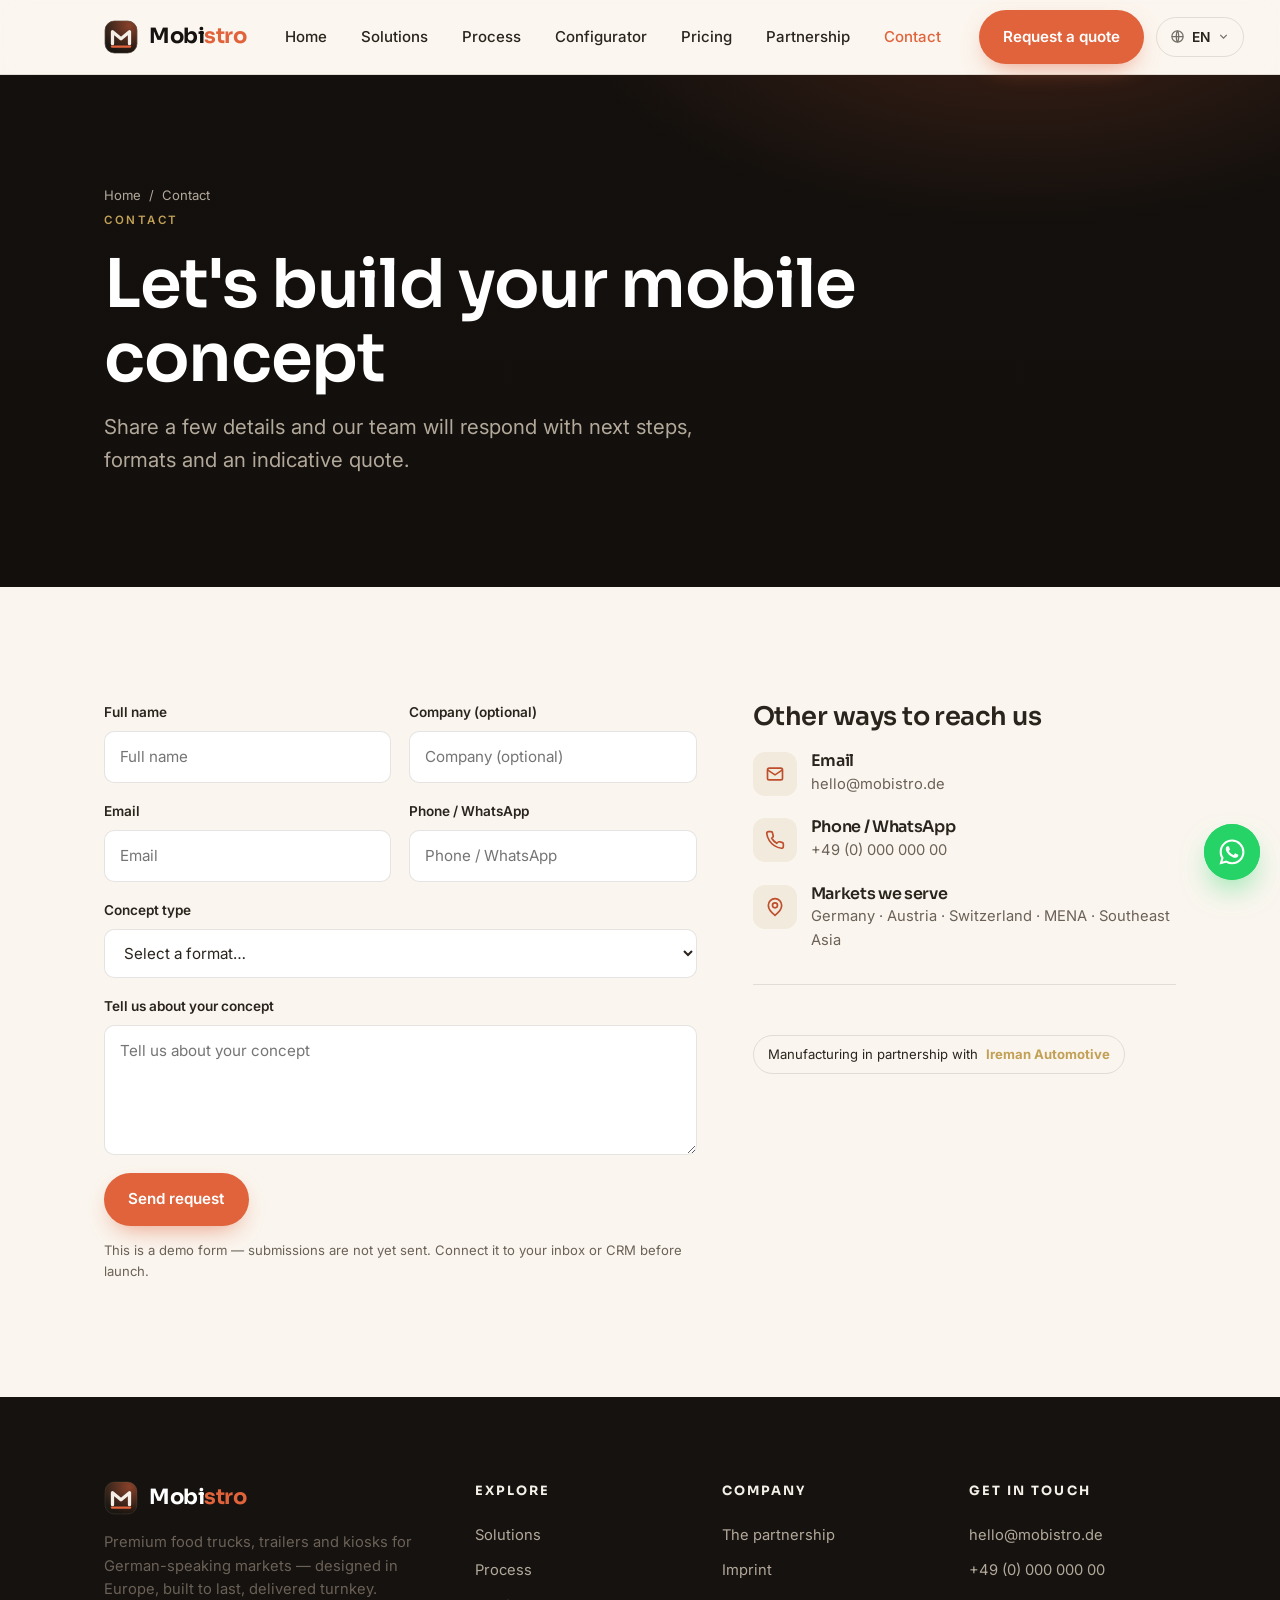
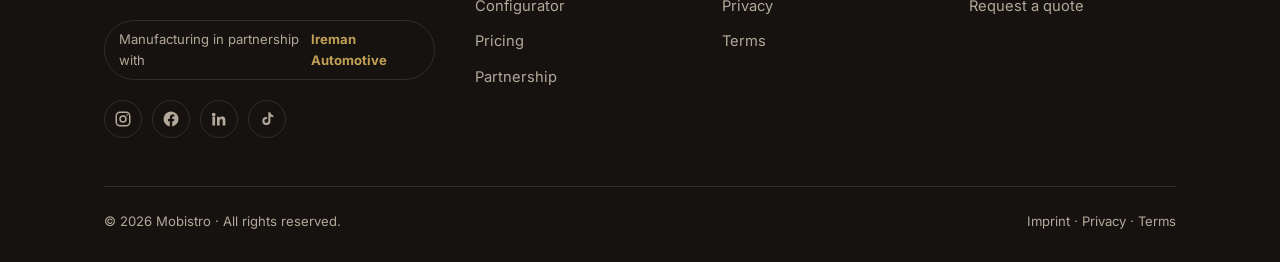
<file: contact.html>
<!DOCTYPE html>
<html lang="de">
<head>
  <meta charset="utf-8">
  <meta name="viewport" content="width=device-width, initial-scale=1">
  <title>Contact — Mobistro</title>
  <meta name="description" content="Tell us about your mobile food concept. Mobistro responds with formats, next steps and an indicative quote — usually within one business day.">
  <link rel="icon" href="favicon.svg" type="image/svg+xml">
  <link rel="preconnect" href="https://fonts.googleapis.com">
  <link rel="preconnect" href="https://fonts.gstatic.com" crossorigin>
  <link href="https://fonts.googleapis.com/css2?family=Sora:wght@400;600;700&family=Inter:wght@400;500;600&family=IBM+Plex+Sans+Arabic:wght@400;500;600;700&display=swap" rel="stylesheet">
  <link rel="stylesheet" href="styles.css">
</head>
<body data-page="contact">

  <!-- PAGE HEAD -->
  <section class="page-head" data-bg="festival">
    <div class="container">
      <div class="breadcrumb"><a href="index.html" data-i18n="breadcrumb.home"></a><span>/</span><span data-i18n="nav.contact"></span></div>
      <span class="eyebrow" data-i18n="nav.contact"></span>
      <h1 data-i18n="contact.title"></h1>
      <p class="lead" data-i18n="contact.lead"></p>
    </div>
  </section>

  <!-- CONTACT -->
  <section class="section">
    <div class="container">
      <div class="contact-grid">
        <!-- FORM -->
        <div class="reveal">
          <form id="quoteForm" novalidate>
            <div class="form-grid">
              <div class="field">
                <label for="f-name" data-i18n="form.name"></label>
                <input id="f-name" name="name" type="text" required data-i18n-attr="placeholder:form.name">
              </div>
              <div class="field">
                <label for="f-company" data-i18n="form.company"></label>
                <input id="f-company" name="company" type="text" data-i18n-attr="placeholder:form.company">
              </div>
              <div class="field">
                <label for="f-email" data-i18n="form.email"></label>
                <input id="f-email" name="email" type="email" required data-i18n-attr="placeholder:form.email">
              </div>
              <div class="field">
                <label for="f-phone" data-i18n="form.phone"></label>
                <input id="f-phone" name="phone" type="tel" data-i18n-attr="placeholder:form.phone">
              </div>
              <div class="field full">
                <label for="f-type" data-i18n="form.type"></label>
                <select id="f-type" name="type">
                  <option value="" data-i18n="form.type.opt0"></option>
                  <option value="truck" data-i18n="form.type.truck"></option>
                  <option value="trailer" data-i18n="form.type.trailer"></option>
                  <option value="kiosk" data-i18n="form.type.kiosk"></option>
                  <option value="cart" data-i18n="form.type.cart"></option>
                  <option value="fleet" data-i18n="form.type.fleet"></option>
                  <option value="other" data-i18n="form.type.other"></option>
                </select>
              </div>
              <div class="field full">
                <label for="f-msg" data-i18n="form.msg"></label>
                <textarea id="f-msg" name="message" data-i18n-attr="placeholder:form.msg"></textarea>
              </div>
            </div>
            <div class="mt-s"><button type="submit" class="btn btn--primary" data-i18n="form.submit"></button></div>
            <div class="form-ok" id="formOk" data-i18n="form.success"></div>
            <p class="form-note" data-i18n="contact.note"></p>
          </form>
        </div>

        <!-- INFO -->
        <aside class="reveal">
          <h3 style="margin-bottom:22px" data-i18n="contact.info.title"></h3>
          <div class="info-block">
            <div class="info-item">
              <div class="ic" data-ic="mail"></div>
              <div><h4 data-i18n="contact.info.email.title"></h4><p><a href="mailto:hello@mobistro.de">hello@mobistro.de</a></p></div>
            </div>
            <div class="info-item">
              <div class="ic" data-ic="phone"></div>
              <div><h4 data-i18n="contact.info.phone.title"></h4><p><a href="tel:+49000000000">+49 (0) 000 000 00</a></p></div>
            </div>
            <div class="info-item">
              <div class="ic" data-ic="pin"></div>
              <div><h4 data-i18n="contact.info.markets.title"></h4><p data-i18n="contact.info.markets.val"></p></div>
            </div>
          </div>
          <hr class="divider-soft" style="margin:32px 0">
          <div class="footer-powered" data-i18n-html="footer.powered" style="border-color:var(--line-light)"></div>
        </aside>
      </div>
    </div>
  </section>

  <script src="i18n.js"></script>
  <script src="main.js"></script>
</body>
</html>
</file>
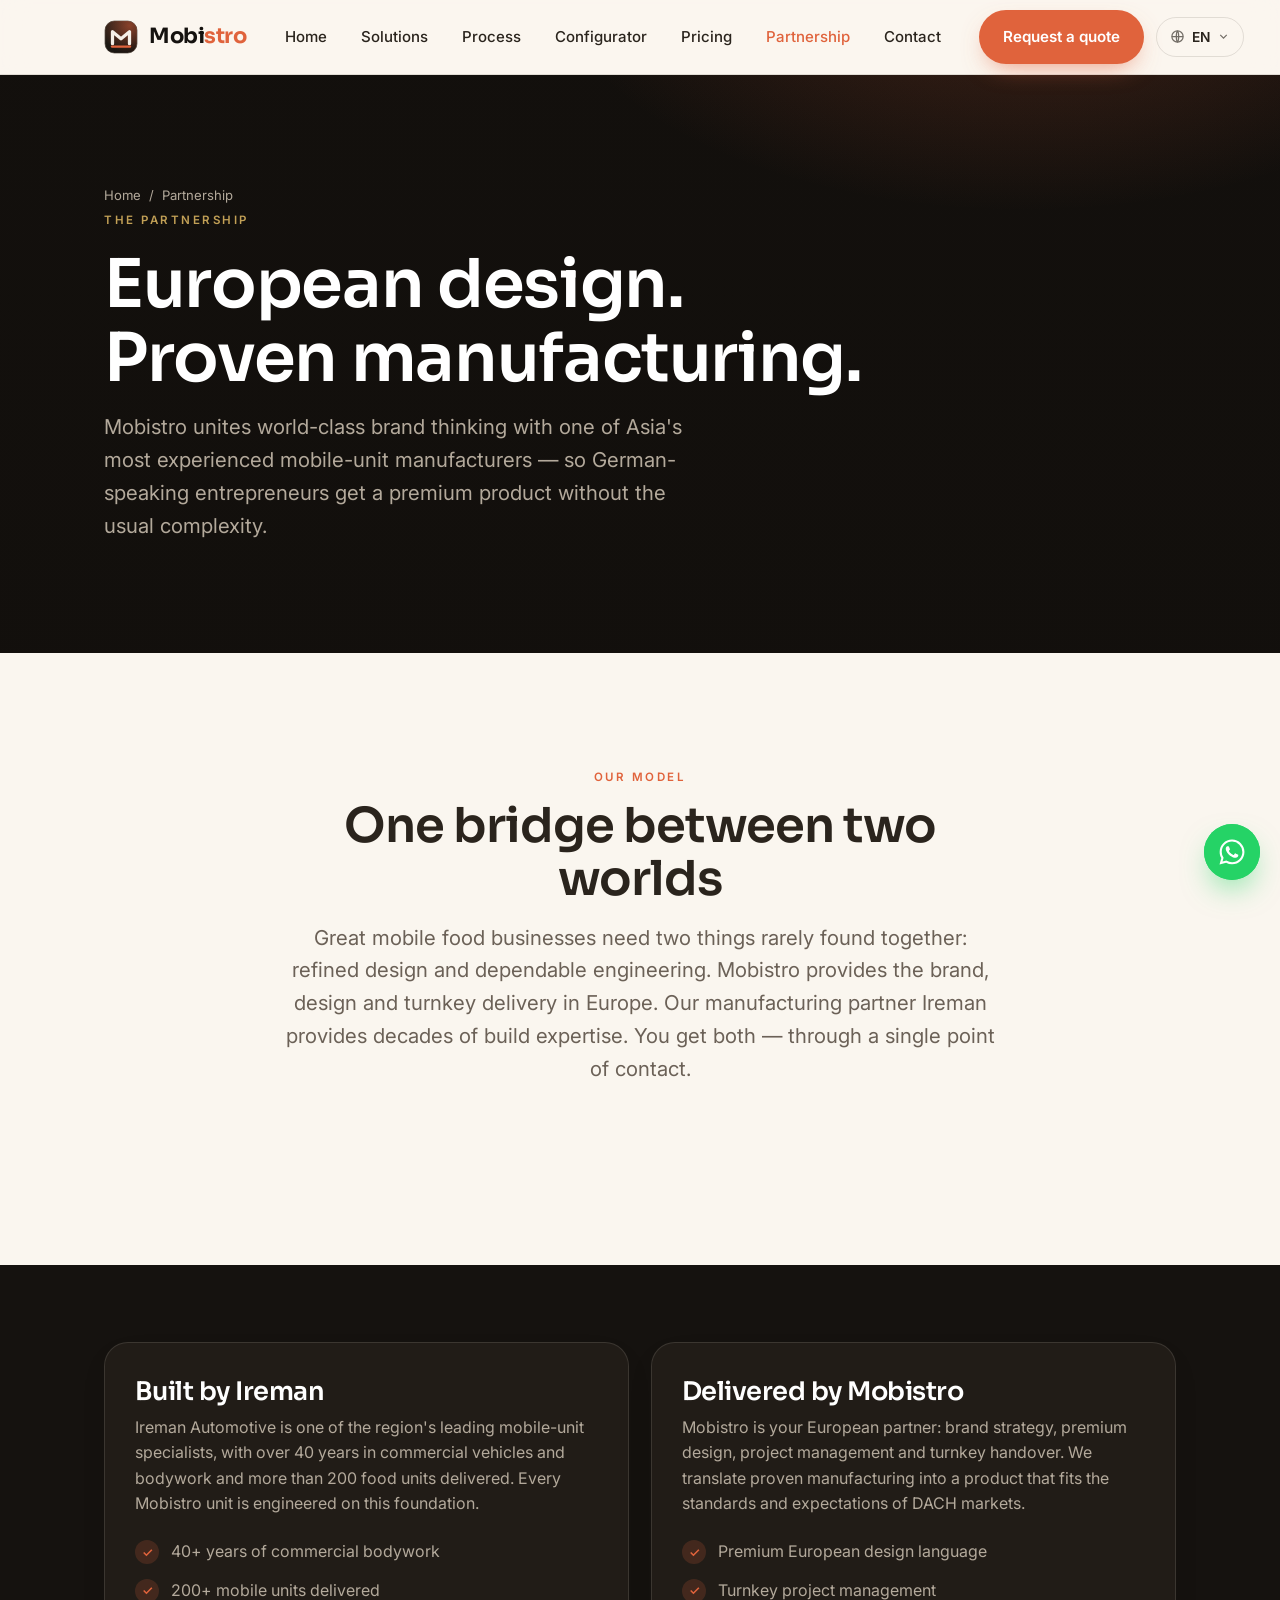
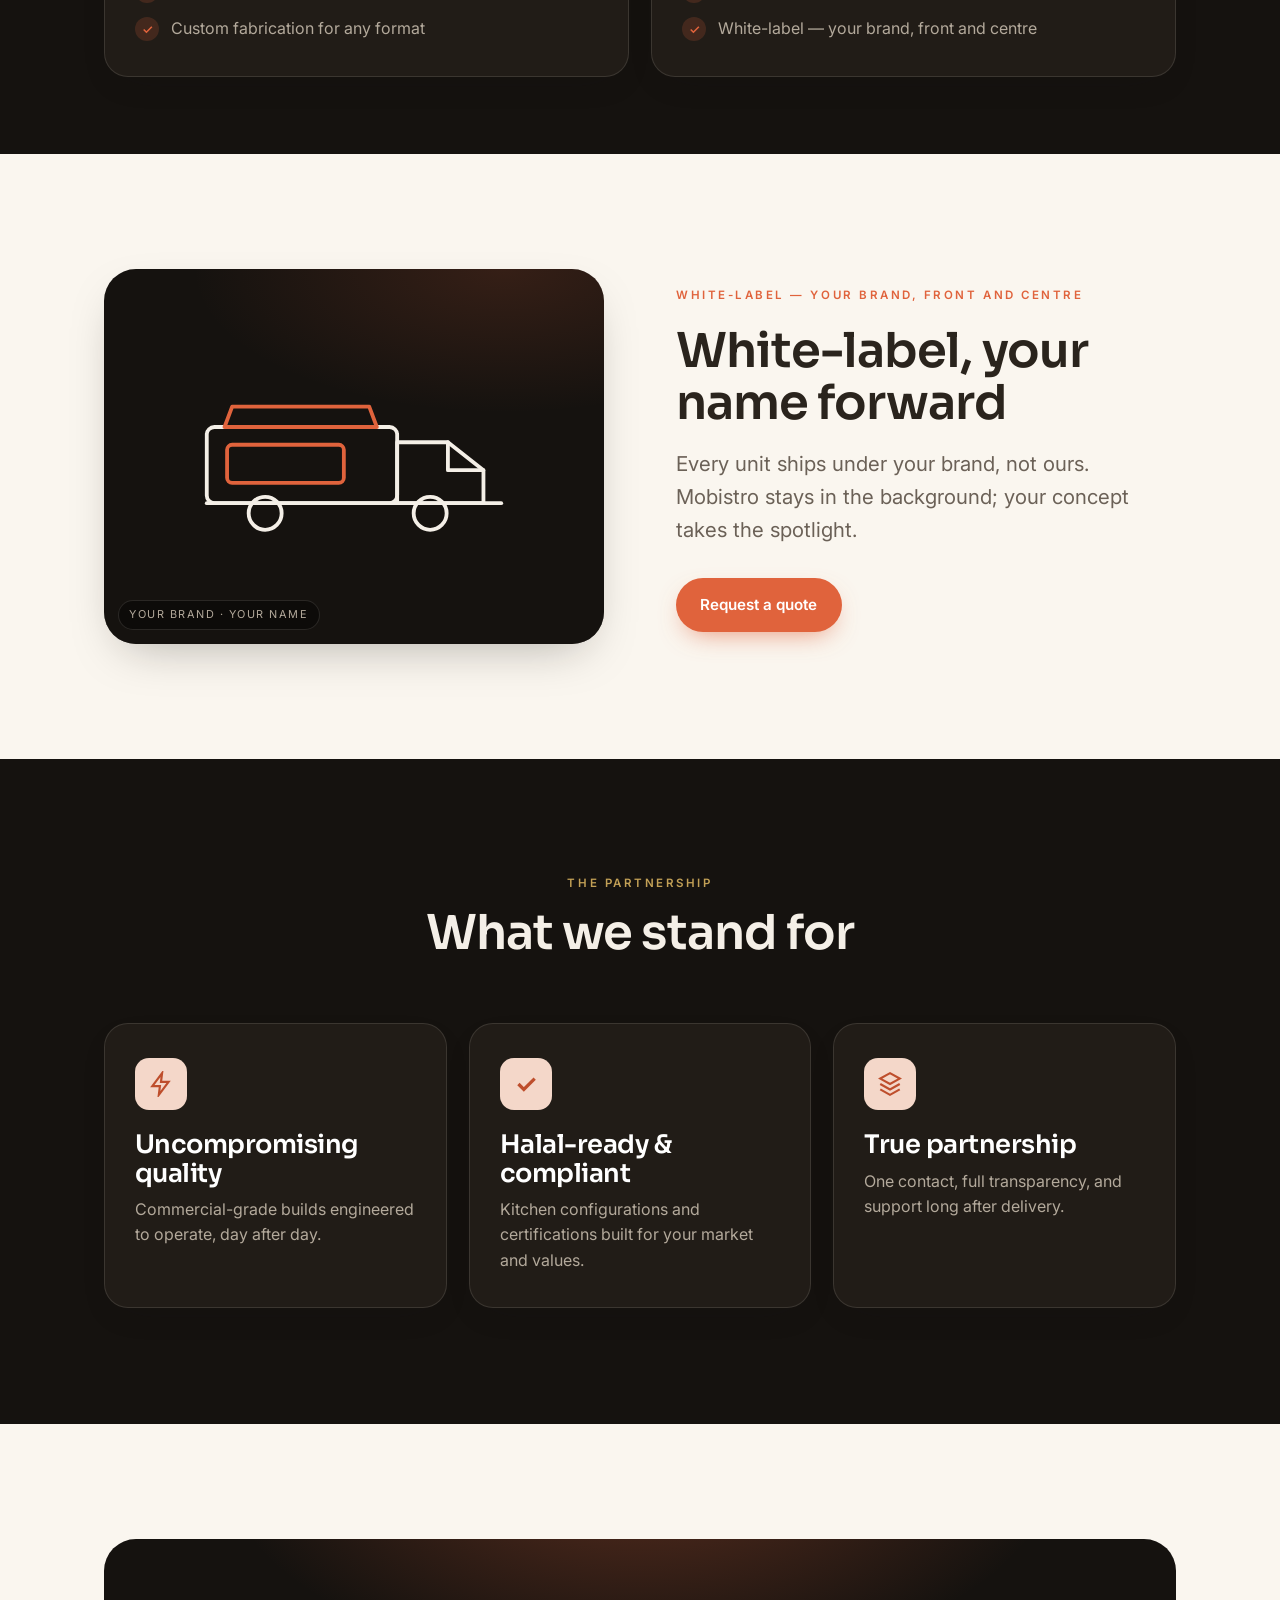
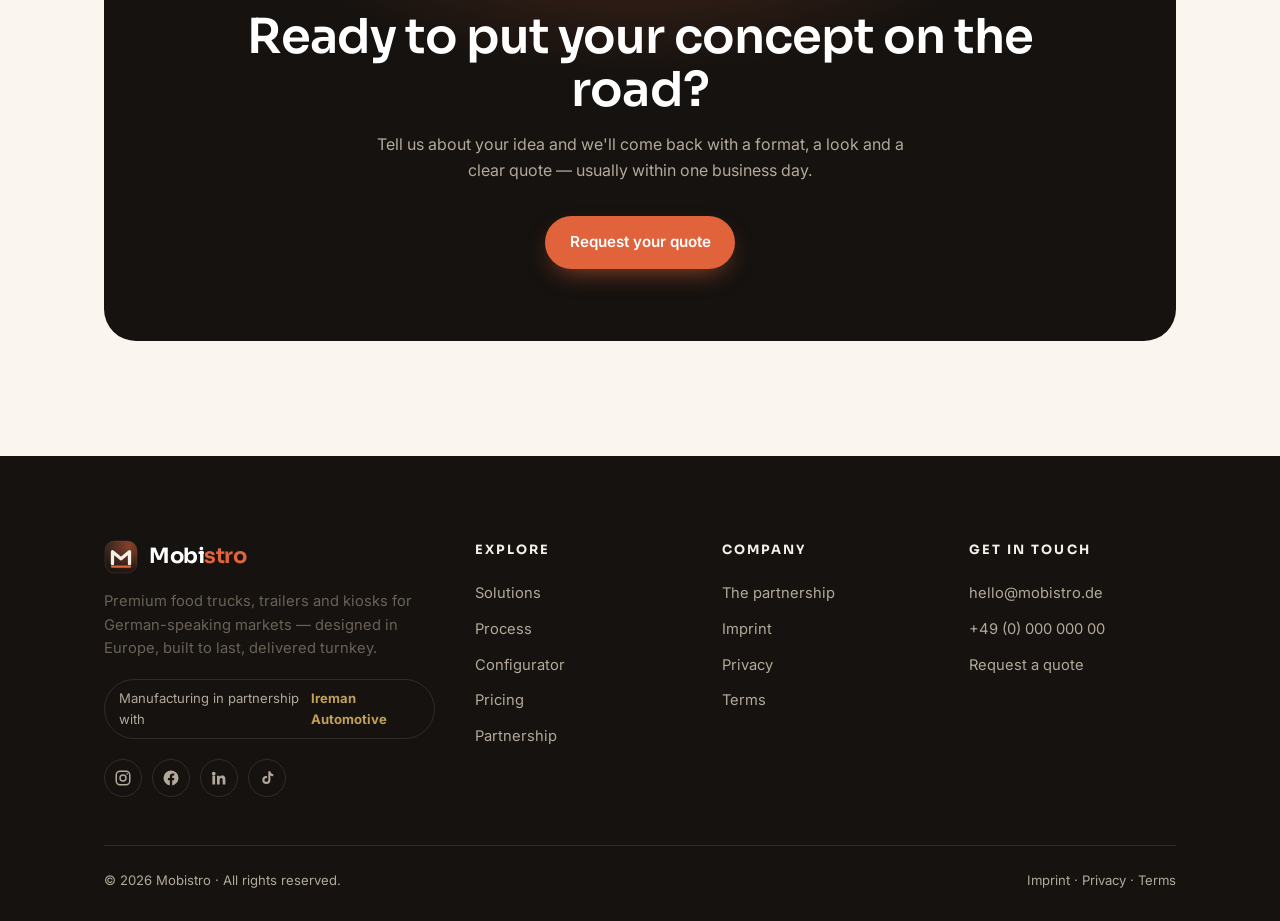
<file: partnership.html>
<!DOCTYPE html>
<html lang="de">
<head>
  <meta charset="utf-8">
  <meta name="viewport" content="width=device-width, initial-scale=1">
  <title>Partnership — Mobistro</title>
  <meta name="description" content="European design meets proven manufacturing. Mobistro pairs premium brand thinking with Ireman's 40+ years of mobile-unit engineering — delivered white-label.">
  <link rel="icon" href="favicon.svg" type="image/svg+xml">
  <link rel="preconnect" href="https://fonts.googleapis.com">
  <link rel="preconnect" href="https://fonts.gstatic.com" crossorigin>
  <link href="https://fonts.googleapis.com/css2?family=Sora:wght@400;600;700&family=Inter:wght@400;500;600&family=IBM+Plex+Sans+Arabic:wght@400;500;600;700&display=swap" rel="stylesheet">
  <link rel="stylesheet" href="styles.css">
</head>
<body data-page="partnership">

  <!-- PAGE HEAD -->
  <section class="page-head" data-bg="team_workshop">
    <div class="container">
      <div class="breadcrumb"><a href="index.html" data-i18n="breadcrumb.home"></a><span>/</span><span data-i18n="nav.partnership"></span></div>
      <span class="eyebrow" data-i18n="about.eyebrow"></span>
      <h1 data-i18n="about.hero.title"></h1>
      <p class="lead" data-i18n="about.hero.lead"></p>
    </div>
  </section>

  <!-- STORY -->
  <section class="section">
    <div class="container">
      <div class="section-head center reveal">
        <span class="eyebrow" data-i18n="about.story.eyebrow"></span>
        <h2 data-i18n="about.story.title"></h2>
        <p class="lead" data-i18n="about.story.body"></p>
      </div>
    </div>
  </section>

  <!-- IREMAN + MOBISTRO -->
  <section class="section dark section--tight">
    <div class="container">
      <div class="grid-2">
        <article class="card reveal" style="background:var(--ink-2);border-color:var(--line-dark)">
          <span class="num-tag" data-i18n="prod.t.kitchen" style="display:none"></span>
          <h3 style="color:#fff" data-i18n="about.ireman.title"></h3>
          <p data-i18n="about.ireman.body"></p>
          <ul class="check-list">
            <li><span class="ck" data-ic="check"></span><span data-i18n="about.ireman.f1"></span></li>
            <li><span class="ck" data-ic="check"></span><span data-i18n="about.ireman.f2"></span></li>
            <li><span class="ck" data-ic="check"></span><span data-i18n="about.ireman.f3"></span></li>
          </ul>
        </article>
        <article class="card reveal" style="background:var(--ink-2);border-color:var(--line-dark)">
          <h3 style="color:#fff" data-i18n="about.mobistro.title"></h3>
          <p data-i18n="about.mobistro.body"></p>
          <ul class="check-list">
            <li><span class="ck" data-ic="check"></span><span data-i18n="about.mobistro.f1"></span></li>
            <li><span class="ck" data-ic="check"></span><span data-i18n="about.mobistro.f2"></span></li>
            <li><span class="ck" data-ic="check"></span><span data-i18n="about.mobistro.f3"></span></li>
          </ul>
        </article>
      </div>
    </div>
  </section>

  <!-- WHITE LABEL -->
  <section class="section">
    <div class="container">
      <div class="split">
        <div class="split-media reveal" data-img="vehicle_wrap" data-illo="truck" data-imgw="1000"><span class="ph-tag">Your brand · Your name</span></div>
        <div class="split-copy reveal">
          <span class="eyebrow" data-i18n="about.mobistro.f3"></span>
          <h2 class="mt-s" data-i18n="whitelabel.title"></h2>
          <p class="lead mt-s" data-i18n="whitelabel.body"></p>
          <div class="mt-m"><a class="btn btn--primary" href="contact.html" data-i18n="cta.quote"></a></div>
        </div>
      </div>
    </div>
  </section>

  <!-- VALUES -->
  <section class="section dark">
    <div class="container">
      <div class="section-head center reveal">
        <span class="eyebrow on-dark" data-i18n="about.eyebrow"></span>
        <h2 data-i18n="about.values.title"></h2>
      </div>
      <div class="grid-3">
        <article class="card reveal" style="background:var(--ink-2);border-color:var(--line-dark)">
          <div class="ic" data-ic="bolt"></div>
          <h3 style="color:#fff" data-i18n="val1.title"></h3>
          <p data-i18n="val1.desc"></p>
        </article>
        <article class="card reveal" style="background:var(--ink-2);border-color:var(--line-dark)">
          <div class="ic" data-ic="check"></div>
          <h3 style="color:#fff" data-i18n="val2.title"></h3>
          <p data-i18n="val2.desc"></p>
        </article>
        <article class="card reveal" style="background:var(--ink-2);border-color:var(--line-dark)">
          <div class="ic" data-ic="layers"></div>
          <h3 style="color:#fff" data-i18n="val3.title"></h3>
          <p data-i18n="val3.desc"></p>
        </article>
      </div>
    </div>
  </section>

  <!-- CTA BAND -->
  <section class="section">
    <div class="container">
      <div class="cta-band reveal">
        <h2 data-i18n="ctaband.title"></h2>
        <p data-i18n="ctaband.text"></p>
        <div class="hero-cta"><a class="btn btn--primary" href="contact.html" data-i18n="ctaband.btn"></a></div>
      </div>
    </div>
  </section>

  <script src="i18n.js"></script>
  <script src="main.js"></script>
</body>
</html>
</file>
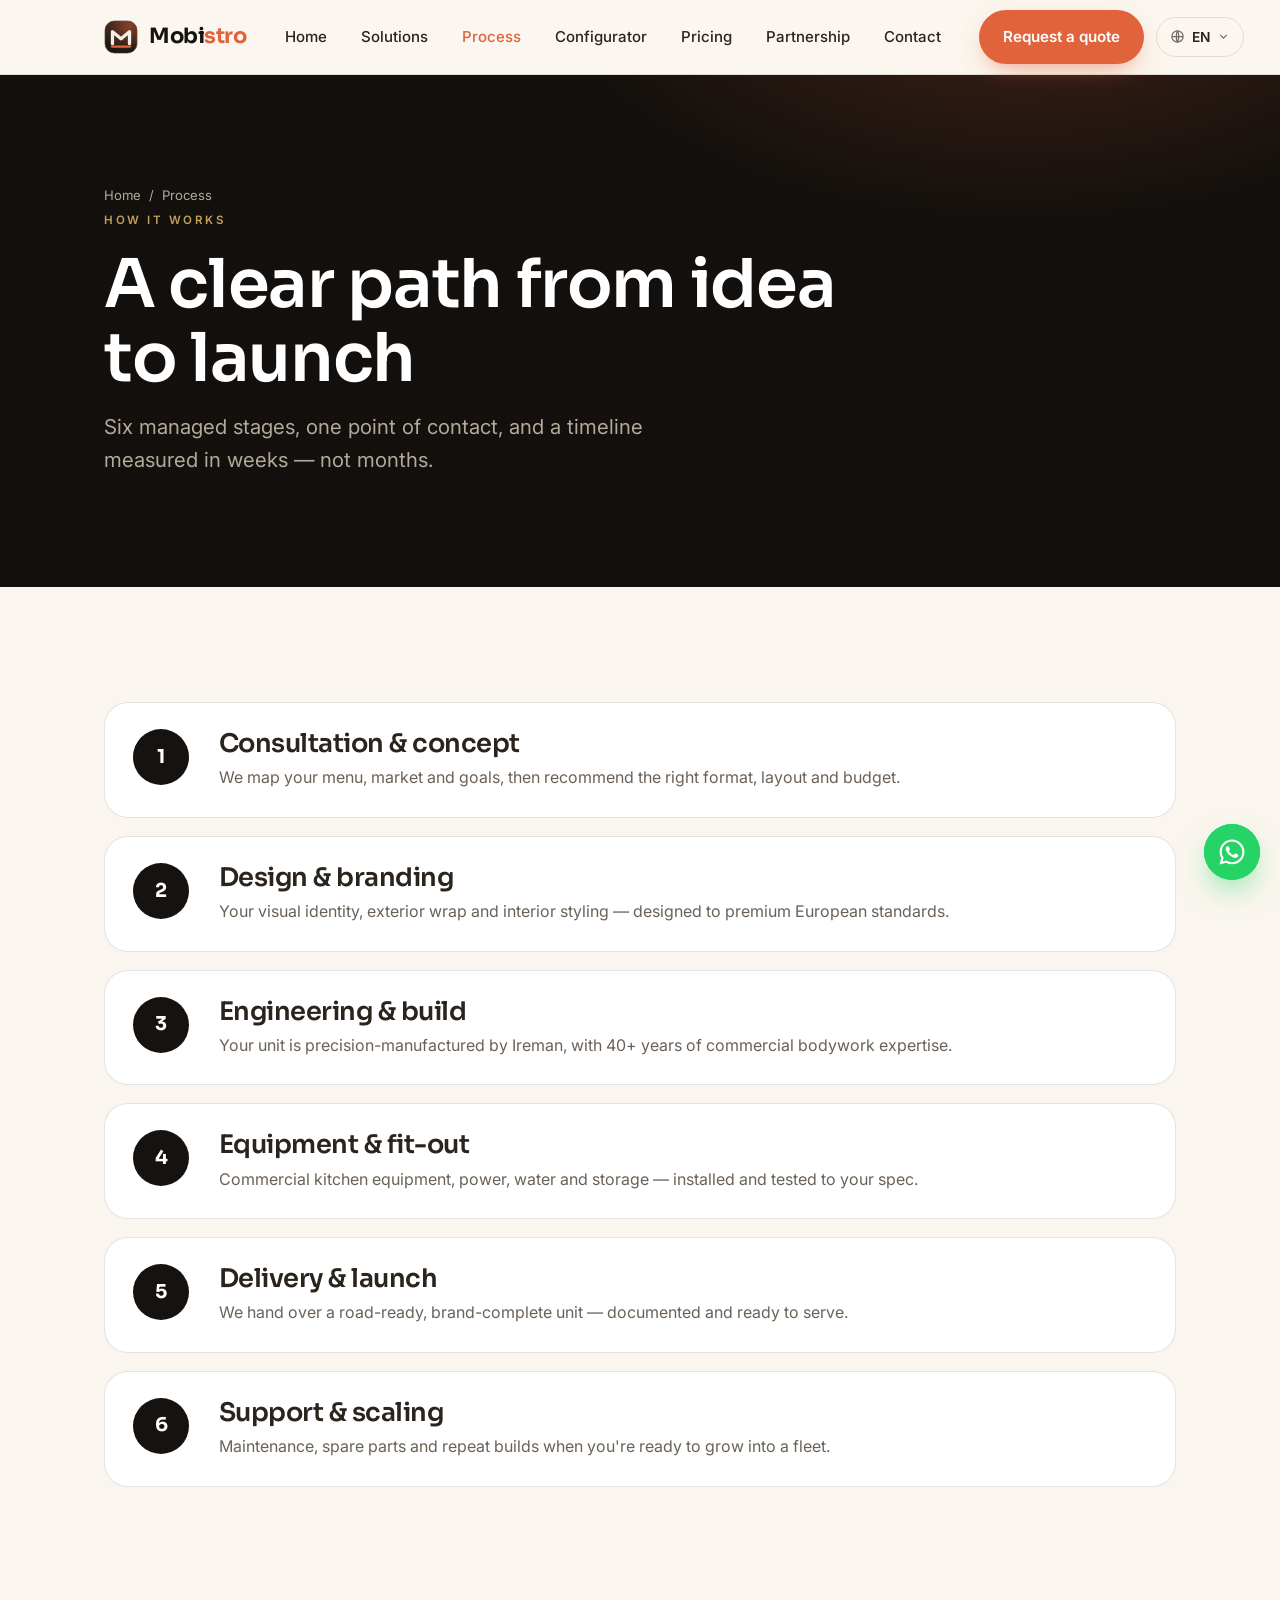
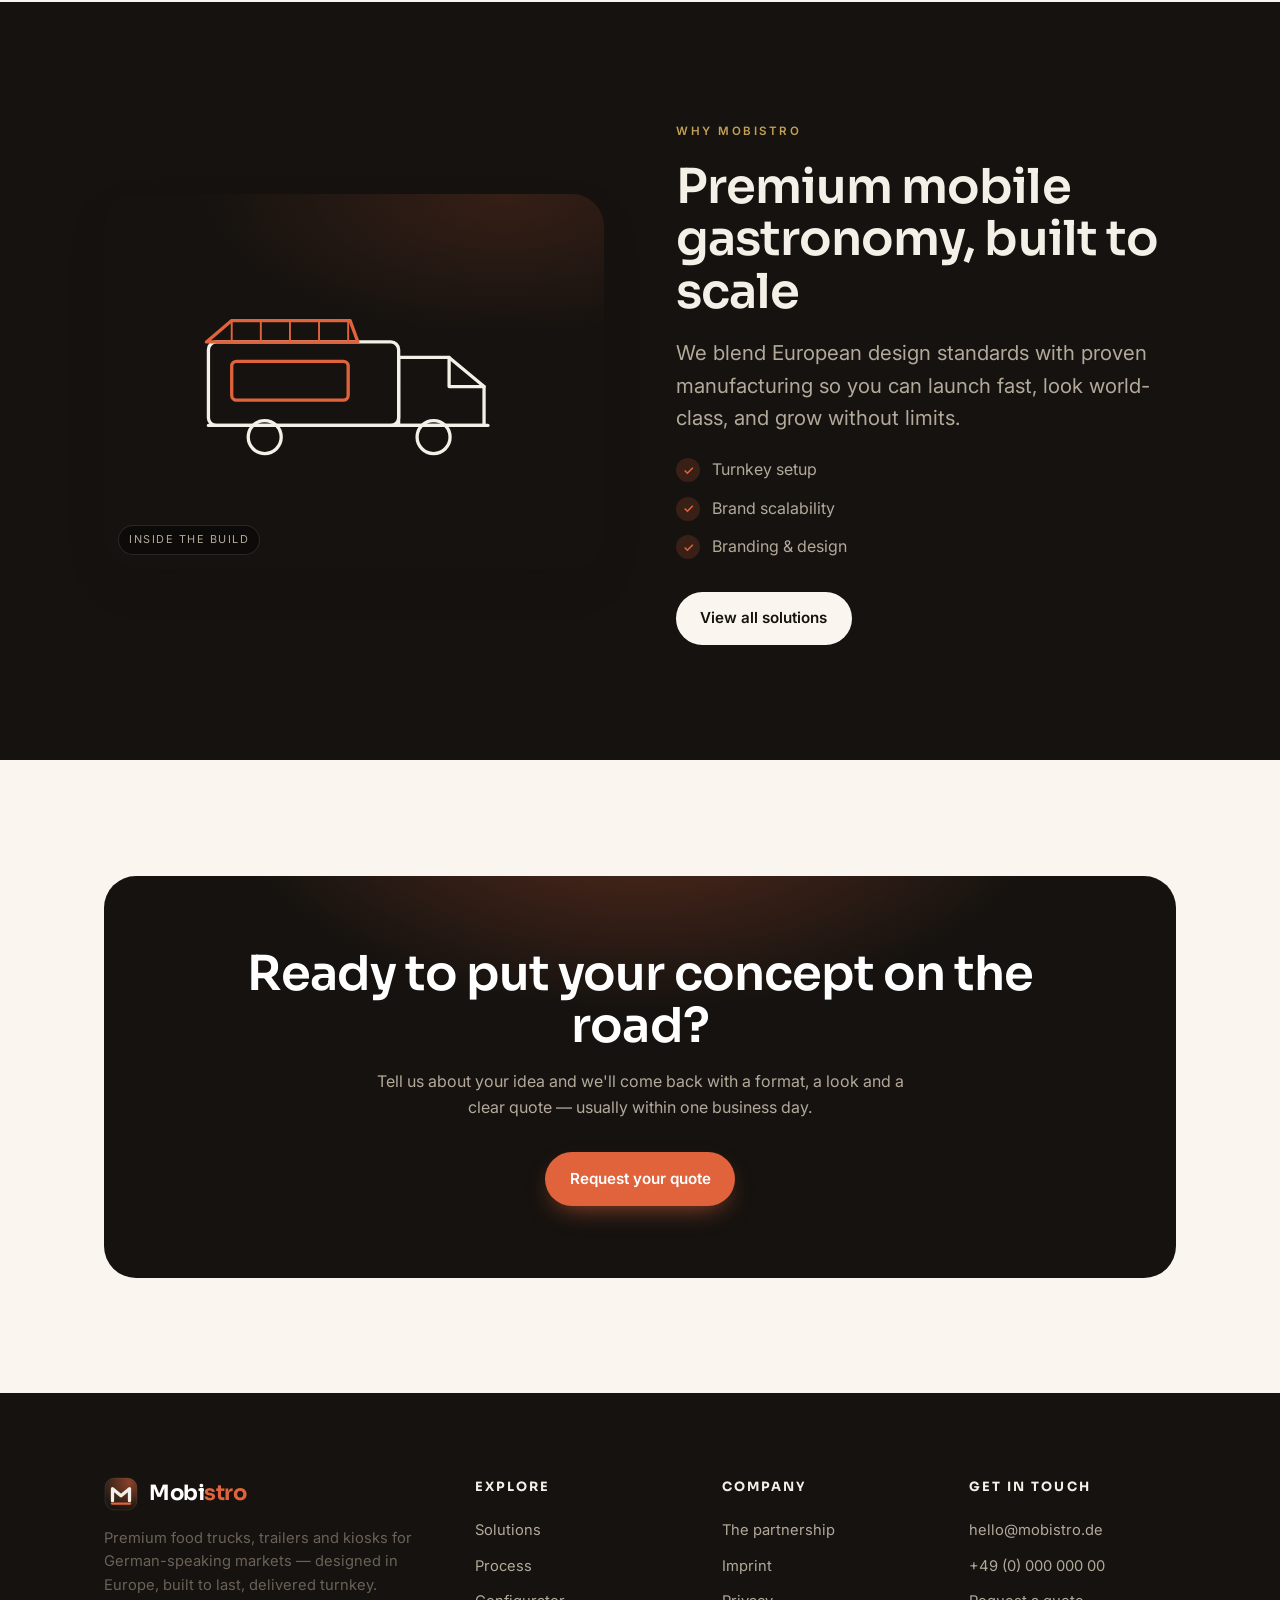
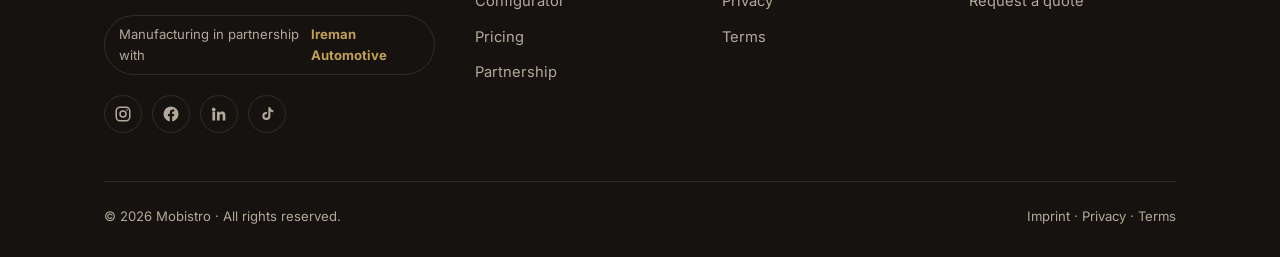
<file: process.html>
<!DOCTYPE html>
<html lang="de">
<head>
  <meta charset="utf-8">
  <meta name="viewport" content="width=device-width, initial-scale=1">
  <title>Process — Mobistro</title>
  <meta name="description" content="From concept to street in weeks. Six managed stages, one point of contact — Mobistro handles design, engineering and turnkey delivery.">
  <link rel="icon" href="favicon.svg" type="image/svg+xml">
  <link rel="preconnect" href="https://fonts.googleapis.com">
  <link rel="preconnect" href="https://fonts.gstatic.com" crossorigin>
  <link href="https://fonts.googleapis.com/css2?family=Sora:wght@400;600;700&family=Inter:wght@400;500;600&family=IBM+Plex+Sans+Arabic:wght@400;500;600;700&display=swap" rel="stylesheet">
  <link rel="stylesheet" href="styles.css">
</head>
<body data-page="process">

  <!-- PAGE HEAD -->
  <section class="page-head" data-bg="kitchen_interior">
    <div class="container">
      <div class="breadcrumb"><a href="index.html" data-i18n="breadcrumb.home"></a><span>/</span><span data-i18n="nav.process"></span></div>
      <span class="eyebrow" data-i18n="proc.eyebrow"></span>
      <h1 data-i18n="proc.head.title"></h1>
      <p class="lead" data-i18n="proc.head.lead"></p>
    </div>
  </section>

  <!-- STEPS -->
  <section class="section">
    <div class="container">
      <div class="steps">
        <article class="step reveal"><div class="step-no">1</div><div><h3 data-i18n="step1.title"></h3><p data-i18n="step1.desc"></p></div></article>
        <article class="step reveal"><div class="step-no">2</div><div><h3 data-i18n="step2.title"></h3><p data-i18n="step2.desc"></p></div></article>
        <article class="step reveal"><div class="step-no">3</div><div><h3 data-i18n="step3.title"></h3><p data-i18n="step3.desc"></p></div></article>
        <article class="step reveal"><div class="step-no">4</div><div><h3 data-i18n="step4.title"></h3><p data-i18n="step4.desc"></p></div></article>
        <article class="step reveal"><div class="step-no">5</div><div><h3 data-i18n="step5.title"></h3><p data-i18n="step5.desc"></p></div></article>
        <article class="step reveal"><div class="step-no">6</div><div><h3 data-i18n="step6.title"></h3><p data-i18n="step6.desc"></p></div></article>
      </div>
    </div>
  </section>

  <!-- WHY / TURNKEY SPLIT -->
  <section class="section dark">
    <div class="container">
      <div class="split">
        <div class="split-media reveal" data-img="kitchen_interior" data-illo="hero" data-imgw="1000"><span class="ph-tag">Inside the build</span></div>
        <div class="split-copy reveal">
          <span class="eyebrow on-dark" data-i18n="vp.eyebrow"></span>
          <h2 class="mt-s" data-i18n="vp.title"></h2>
          <p class="lead mt-s" data-i18n="vp.lead"></p>
          <ul class="check-list">
            <li><span class="ck" data-ic="check"></span><span data-i18n="pillar1.title"></span></li>
            <li><span class="ck" data-ic="check"></span><span data-i18n="pillar2.title"></span></li>
            <li><span class="ck" data-ic="check"></span><span data-i18n="pillar3.title"></span></li>
          </ul>
          <div class="mt-m"><a class="btn btn--light" href="solutions.html" data-i18n="prod.more"></a></div>
        </div>
      </div>
    </div>
  </section>

  <!-- CTA BAND -->
  <section class="section">
    <div class="container">
      <div class="cta-band reveal">
        <h2 data-i18n="ctaband.title"></h2>
        <p data-i18n="ctaband.text"></p>
        <div class="hero-cta"><a class="btn btn--primary" href="contact.html" data-i18n="ctaband.btn"></a></div>
      </div>
    </div>
  </section>

  <script src="i18n.js"></script>
  <script src="main.js"></script>
</body>
</html>
</file>
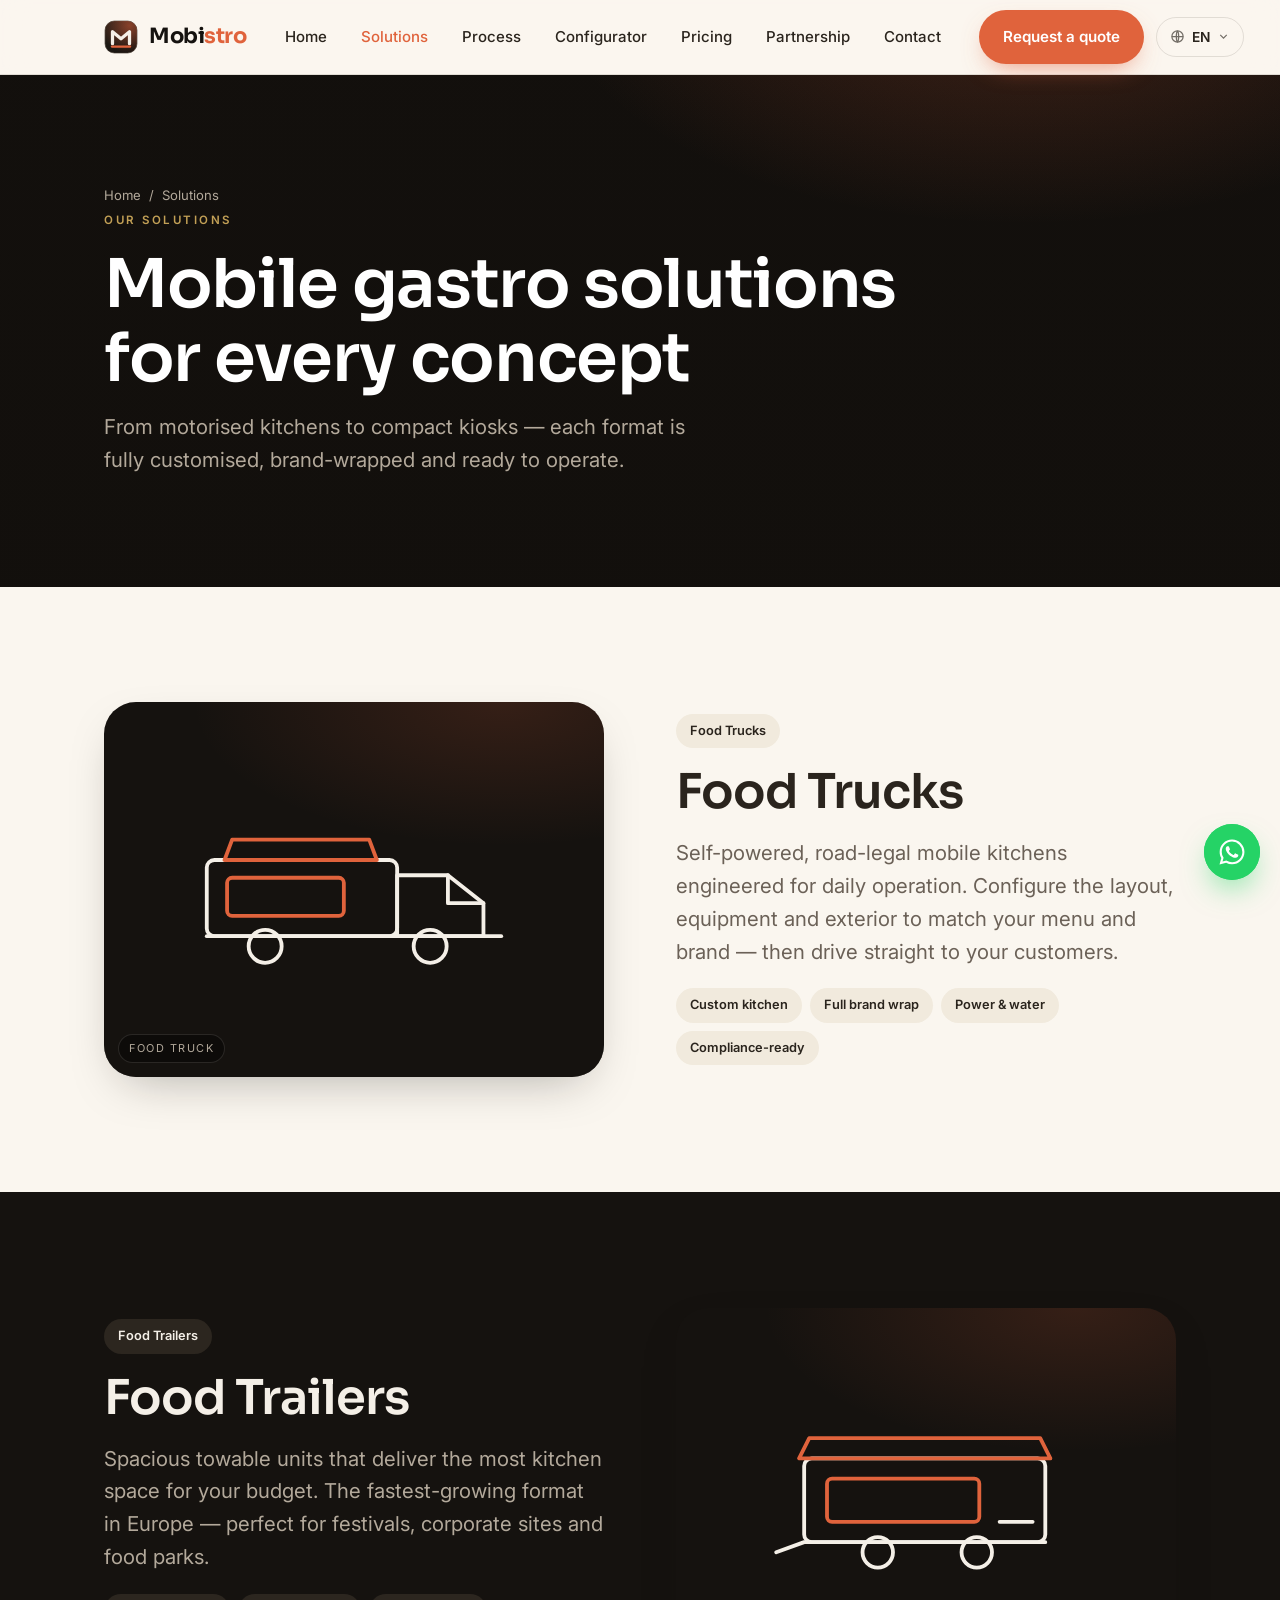
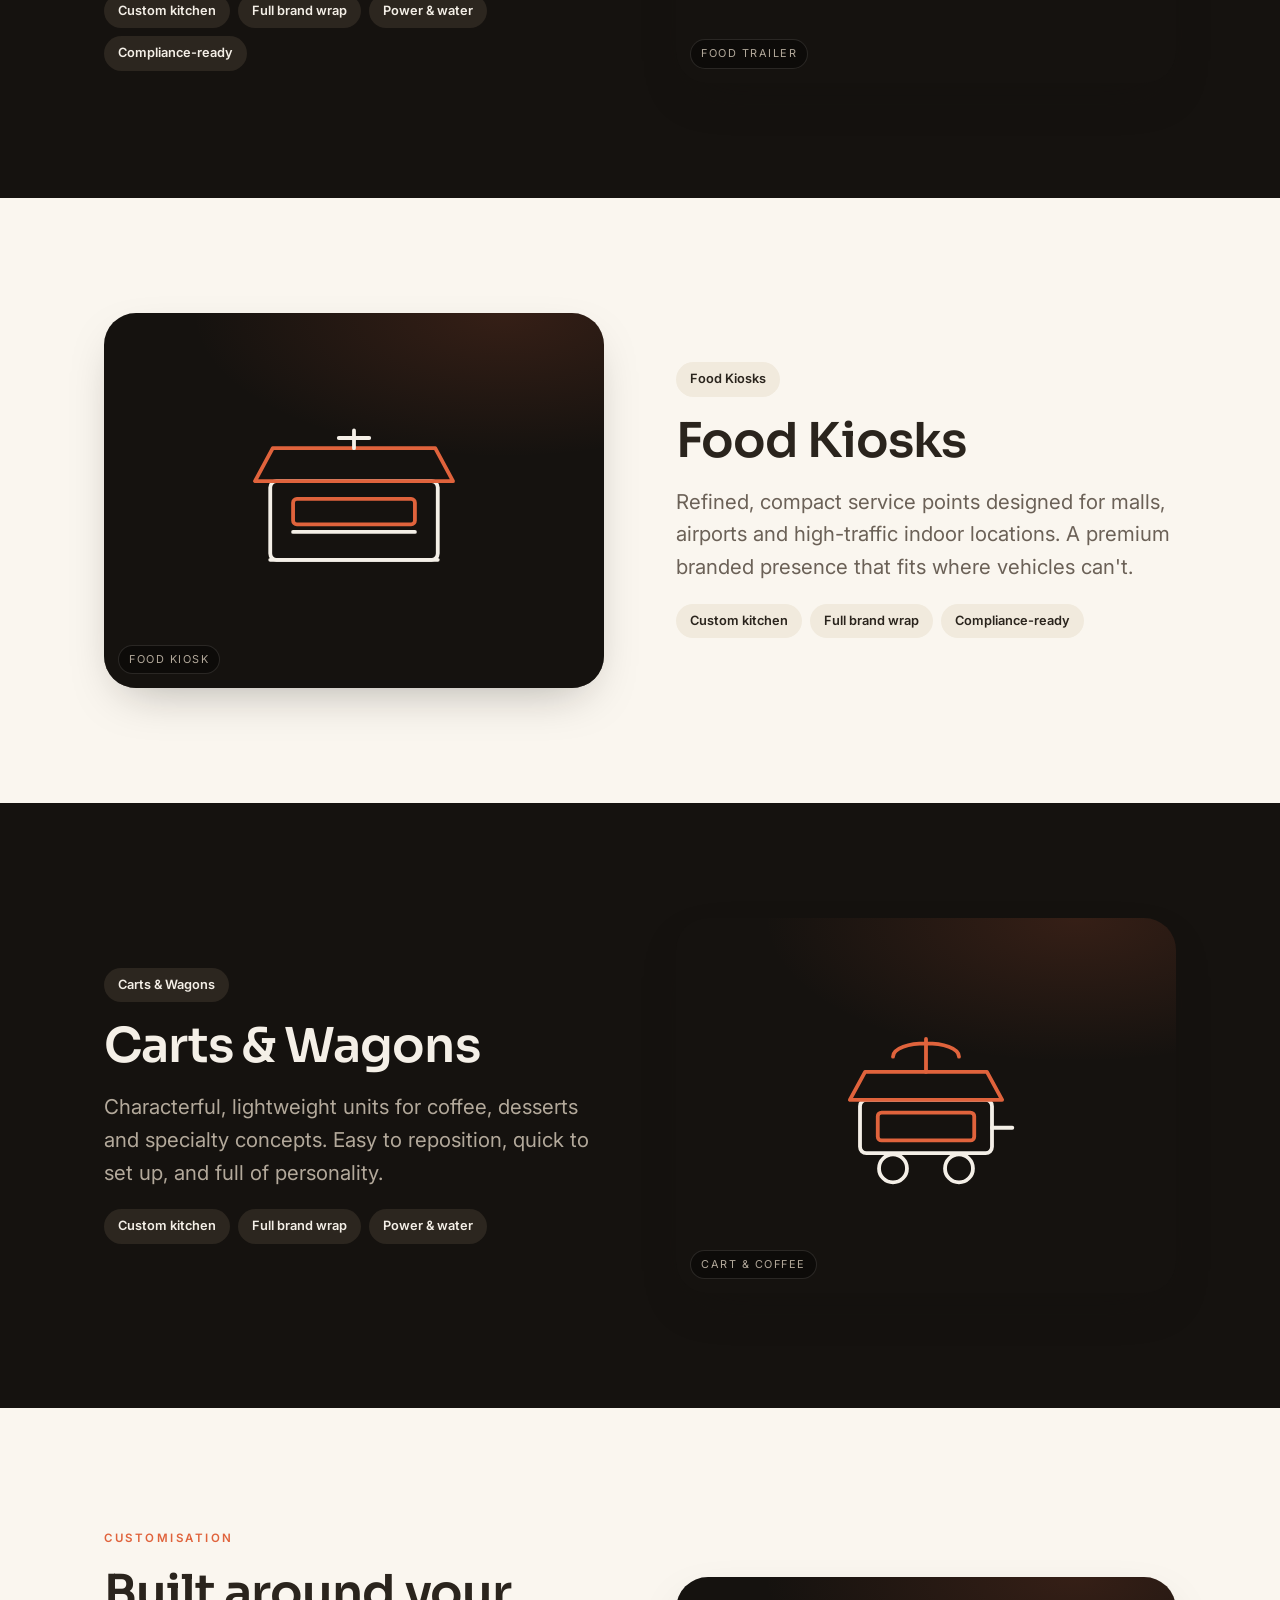
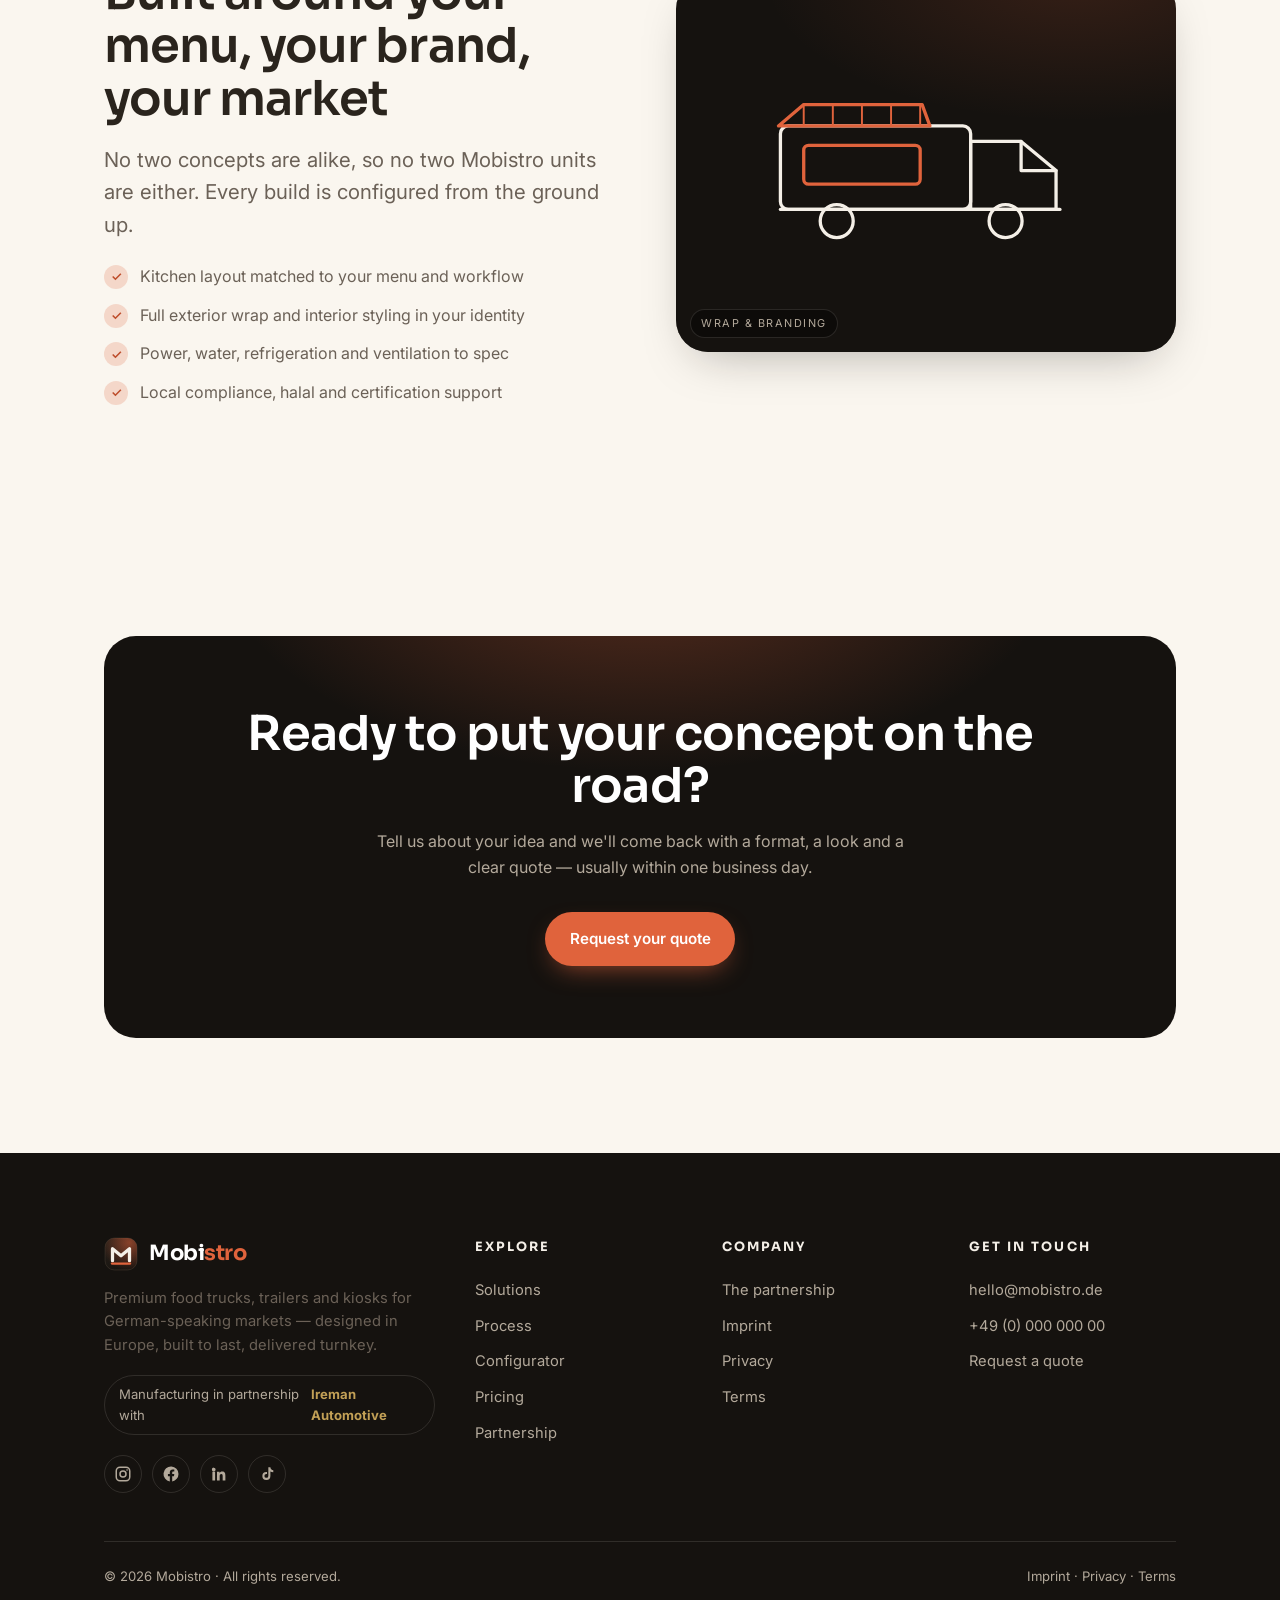
<file: solutions.html>
<!DOCTYPE html>
<html lang="de">
<head>
  <meta charset="utf-8">
  <meta name="viewport" content="width=device-width, initial-scale=1">
  <title>Solutions — Mobistro</title>
  <meta name="description" content="Food trucks, trailers, kiosks and carts — fully customised, brand-wrapped and turnkey. Mobistro builds the mobile format that fits your concept.">
  <link rel="icon" href="favicon.svg" type="image/svg+xml">
  <link rel="preconnect" href="https://fonts.googleapis.com">
  <link rel="preconnect" href="https://fonts.gstatic.com" crossorigin>
  <link href="https://fonts.googleapis.com/css2?family=Sora:wght@400;600;700&family=Inter:wght@400;500;600&family=IBM+Plex+Sans+Arabic:wght@400;500;600;700&display=swap" rel="stylesheet">
  <link rel="stylesheet" href="styles.css">
</head>
<body data-page="solutions">

  <!-- PAGE HEAD -->
  <section class="page-head" data-bg="food_truck">
    <div class="container">
      <div class="breadcrumb"><a href="index.html" data-i18n="breadcrumb.home"></a><span>/</span><span data-i18n="nav.solutions"></span></div>
      <span class="eyebrow" data-i18n="prod.eyebrow"></span>
      <h1 data-i18n="sol.title"></h1>
      <p class="lead" data-i18n="sol.lead"></p>
    </div>
  </section>

  <!-- FOOD TRUCKS -->
  <section class="section">
    <div class="container">
      <div class="split">
        <div class="split-media reveal" data-img="food_truck" data-illo="truck"><span class="ph-tag">Food Truck</span></div>
        <div class="split-copy reveal">
          <span class="tag-pill" data-i18n="prod.truck.name"></span>
          <h2 class="mt-s" data-i18n="prod.truck.name"></h2>
          <p class="lead mt-s" data-i18n="prod.truck.long"></p>
          <div class="tags" style="display:flex;flex-wrap:wrap;gap:8px;margin-top:20px">
            <span class="tag-pill" data-i18n="prod.t.kitchen"></span>
            <span class="tag-pill" data-i18n="prod.t.wrap"></span>
            <span class="tag-pill" data-i18n="prod.t.power"></span>
            <span class="tag-pill" data-i18n="prod.t.certified"></span>
          </div>
        </div>
      </div>
    </div>
  </section>

  <!-- FOOD TRAILERS -->
  <section class="section dark">
    <div class="container">
      <div class="split split--rev">
        <div class="split-media reveal" data-img="food_trailer" data-illo="trailer"><span class="ph-tag">Food Trailer</span></div>
        <div class="split-copy reveal">
          <span class="tag-pill" data-i18n="prod.trailer.name"></span>
          <h2 class="mt-s" data-i18n="prod.trailer.name"></h2>
          <p class="lead mt-s" data-i18n="prod.trailer.long"></p>
          <div class="tags" style="display:flex;flex-wrap:wrap;gap:8px;margin-top:20px">
            <span class="tag-pill" data-i18n="prod.t.kitchen"></span>
            <span class="tag-pill" data-i18n="prod.t.wrap"></span>
            <span class="tag-pill" data-i18n="prod.t.power"></span>
            <span class="tag-pill" data-i18n="prod.t.certified"></span>
          </div>
        </div>
      </div>
    </div>
  </section>

  <!-- FOOD KIOSKS -->
  <section class="section">
    <div class="container">
      <div class="split">
        <div class="split-media reveal" data-img="food_kiosk" data-illo="kiosk"><span class="ph-tag">Food Kiosk</span></div>
        <div class="split-copy reveal">
          <span class="tag-pill" data-i18n="prod.kiosk.name"></span>
          <h2 class="mt-s" data-i18n="prod.kiosk.name"></h2>
          <p class="lead mt-s" data-i18n="prod.kiosk.long"></p>
          <div class="tags" style="display:flex;flex-wrap:wrap;gap:8px;margin-top:20px">
            <span class="tag-pill" data-i18n="prod.t.kitchen"></span>
            <span class="tag-pill" data-i18n="prod.t.wrap"></span>
            <span class="tag-pill" data-i18n="prod.t.certified"></span>
          </div>
        </div>
      </div>
    </div>
  </section>

  <!-- CARTS & WAGONS -->
  <section class="section dark">
    <div class="container">
      <div class="split split--rev">
        <div class="split-media reveal" data-img="coffee_cart" data-illo="cart"><span class="ph-tag">Cart & Coffee</span></div>
        <div class="split-copy reveal">
          <span class="tag-pill" data-i18n="prod.cart.name"></span>
          <h2 class="mt-s" data-i18n="prod.cart.name"></h2>
          <p class="lead mt-s" data-i18n="prod.cart.long"></p>
          <div class="tags" style="display:flex;flex-wrap:wrap;gap:8px;margin-top:20px">
            <span class="tag-pill" data-i18n="prod.t.kitchen"></span>
            <span class="tag-pill" data-i18n="prod.t.wrap"></span>
            <span class="tag-pill" data-i18n="prod.t.power"></span>
          </div>
        </div>
      </div>
    </div>
  </section>

  <!-- CUSTOMISATION -->
  <section class="section">
    <div class="container">
      <div class="split">
        <div class="split-copy reveal">
          <span class="eyebrow" data-i18n="sol.custom.eyebrow"></span>
          <h2 class="mt-s" data-i18n="sol.custom.title"></h2>
          <p class="lead mt-s" data-i18n="sol.custom.body"></p>
          <ul class="check-list">
            <li><span class="ck" data-ic="check"></span><span data-i18n="custom.f1"></span></li>
            <li><span class="ck" data-ic="check"></span><span data-i18n="custom.f2"></span></li>
            <li><span class="ck" data-ic="check"></span><span data-i18n="custom.f3"></span></li>
            <li><span class="ck" data-ic="check"></span><span data-i18n="custom.f4"></span></li>
          </ul>
        </div>
        <div class="split-media reveal" data-img="vehicle_wrap" data-illo="hero"><span class="ph-tag">Wrap & Branding</span></div>
      </div>
    </div>
  </section>

  <!-- CTA BAND -->
  <section class="section">
    <div class="container">
      <div class="cta-band reveal">
        <h2 data-i18n="ctaband.title"></h2>
        <p data-i18n="ctaband.text"></p>
        <div class="hero-cta"><a class="btn btn--primary" href="contact.html" data-i18n="ctaband.btn"></a></div>
      </div>
    </div>
  </section>

  <script src="i18n.js"></script>
  <script src="main.js"></script>
</body>
</html>
</file>
<file: styles.css>
/* ============================================================
   MOBISTRO — Premium Mobile Gastronomy
   Design System / Global Styles
   ============================================================ */

/* ---------- Design Tokens ---------- */
:root {
  /* Brand palette — warm espresso + ember + brass */
  --ink:        #15120F;   /* near-black espresso */
  --ink-2:      #211C17;   /* charcoal surface */
  --ink-3:      #2C261F;   /* raised surface on dark */
  --cream:      #FAF6EF;   /* warm off-white bg */
  --cream-2:    #F1EADD;   /* muted cream surface */
  --cream-3:    #E7DECF;   /* borders on cream */

  --ember:      #E0633C;   /* primary accent (flame) */
  --ember-deep: #BE4E2C;   /* hover */
  --ember-soft: #F4D7C9;   /* tint */
  --brass:      #C2A056;   /* fine accent / lines */
  --brass-soft: #E8DBB8;

  /* Text */
  --tx-ink:      #2A241D;  /* body on cream */
  --tx-ink-mut:  #6B6157;  /* muted on cream */
  --tx-cream:    #F4EFE7;  /* body on dark */
  --tx-cream-mut:#B3A99B;  /* muted on dark */

  /* Lines */
  --line-dark:  rgba(244,239,231,0.12);
  --line-light: rgba(42,36,29,0.12);

  /* Type */
  --f-display: "Sora", "IBM Plex Sans Arabic", system-ui, sans-serif;
  --f-body:    "Inter", "IBM Plex Sans Arabic", system-ui, sans-serif;

  /* Spacing / radius */
  --r-sm: 10px;
  --r-md: 16px;
  --r-lg: 24px;
  --r-xl: 32px;
  --maxw: 1200px;
  --gutter: clamp(20px, 5vw, 64px);

  --shadow-soft: 0 18px 50px -20px rgba(21,18,15,0.35);
  --shadow-card: 0 12px 36px -18px rgba(21,18,15,0.30);
  --ease: cubic-bezier(.22,.61,.36,1);
}

/* Arabic / RTL font swap */
html[lang="ar"] {
  --f-display: "IBM Plex Sans Arabic", "Sora", system-ui, sans-serif;
  --f-body:    "IBM Plex Sans Arabic", "Inter", system-ui, sans-serif;
}

/* ---------- Reset ---------- */
*, *::before, *::after { box-sizing: border-box; }
* { margin: 0; padding: 0; }
html { scroll-behavior: smooth; -webkit-text-size-adjust: 100%; }
body {
  font-family: var(--f-body);
  background: var(--cream);
  color: var(--tx-ink);
  line-height: 1.6;
  font-size: 16px;
  -webkit-font-smoothing: antialiased;
  text-rendering: optimizeLegibility;
  overflow-x: clip;
}
html { overflow-x: clip; }
img, svg { display: block; max-width: 100%; }
a { color: inherit; text-decoration: none; }
button { font: inherit; cursor: pointer; border: none; background: none; }
ul { list-style: none; }

/* ---------- Typography ---------- */
h1, h2, h3, h4 { font-family: var(--f-display); font-weight: 600; line-height: 1.1; letter-spacing: -0.02em; }
.eyebrow {
  font-family: var(--f-body);
  text-transform: uppercase;
  letter-spacing: 0.22em;
  font-size: 0.72rem;
  font-weight: 600;
  color: var(--ember);
}
.eyebrow.on-dark { color: var(--brass); }

h1 { font-size: clamp(2.4rem, 6vw, 4.2rem); }
h2 { font-size: clamp(1.9rem, 4vw, 3rem); }
h3 { font-size: clamp(1.25rem, 2.2vw, 1.6rem); }
p { color: var(--tx-ink-mut); }
.lead { font-size: clamp(1.05rem, 1.6vw, 1.3rem); color: var(--tx-ink-mut); }

/* ---------- Layout ---------- */
.container { width: 100%; max-width: var(--maxw); margin-inline: auto; padding-inline: var(--gutter); }
.section { padding-block: clamp(64px, 9vw, 130px); }
.section--tight { padding-block: clamp(48px, 6vw, 80px); }
.center { text-align: center; }
.section-head { max-width: 720px; margin-inline: auto; margin-bottom: clamp(36px, 5vw, 64px); }
.section-head .eyebrow { display: block; margin-bottom: 14px; }
.section-head p { margin-top: 16px; }

/* Dark sections */
.dark { background: var(--ink); color: var(--tx-cream); }
.dark h1, .dark h2, .dark h3, .dark h4 { color: var(--tx-cream); }
.dark p { color: var(--tx-cream-mut); }
.dark .lead { color: var(--tx-cream-mut); }

/* ---------- Buttons ---------- */
.btn {
  display: inline-flex; align-items: center; gap: 0.55em;
  padding: 0.95em 1.6em;
  border-radius: 999px;
  font-weight: 600; font-size: 0.95rem;
  font-family: var(--f-body);
  transition: transform .25s var(--ease), background .25s var(--ease), box-shadow .25s var(--ease), color .25s var(--ease);
  white-space: nowrap;
}
.btn svg { width: 1.05em; height: 1.05em; }
.btn--primary { background: var(--ember); color: #fff; box-shadow: 0 10px 26px -10px rgba(224,99,60,.7); }
.btn--primary:hover { background: var(--ember-deep); transform: translateY(-2px); }
.btn--ghost { background: transparent; color: var(--tx-ink); border: 1px solid var(--line-light); }
.btn--ghost:hover { border-color: var(--ember); color: var(--ember); transform: translateY(-2px); }
.dark .btn--ghost { color: var(--tx-cream); border-color: var(--line-dark); }
.dark .btn--ghost:hover { border-color: var(--brass); color: var(--brass); }
.btn--light { background: var(--cream); color: var(--ink); }
.btn--light:hover { background: #fff; transform: translateY(-2px); }
.link-arrow { display: inline-flex; align-items: center; gap: .4em; color: var(--ember); font-weight: 600; font-size: .95rem; }
.link-arrow svg { width: 1em; height: 1em; transition: transform .25s var(--ease); }
.link-arrow:hover svg { transform: translateX(3px); }
html[dir="rtl"] .link-arrow svg, html[dir="rtl"] .btn svg.arrow { transform: scaleX(-1); }
html[dir="rtl"] .link-arrow:hover svg { transform: translateX(-3px) scaleX(-1); }

/* ============================================================
   HEADER / NAV
   ============================================================ */
.site-header {
  position: sticky; top: 0; z-index: 100;
  background: rgba(250,246,239,0.82);
  backdrop-filter: saturate(160%) blur(14px);
  -webkit-backdrop-filter: saturate(160%) blur(14px);
  border-bottom: 1px solid var(--line-light);
}
.nav {
  display: flex; align-items: center; justify-content: space-between;
  height: 74px; gap: 24px;
}
.brand { display: inline-flex; align-items: center; gap: 11px; flex-shrink: 0; }
.brand .logo-mark { width: 34px; height: 34px; }
.brand .logo-word { font-family: var(--f-display); font-weight: 700; font-size: 1.32rem; letter-spacing: -0.02em; color: var(--ink); }
.brand .logo-word b { color: var(--ember); font-weight: 700; }

.nav-links { display: flex; align-items: center; gap: 6px; }
.nav-links a {
  padding: 8px 14px; border-radius: 999px;
  font-size: 0.94rem; font-weight: 500; color: var(--tx-ink);
  transition: background .2s, color .2s;
}
.nav-links a:hover { background: var(--cream-2); }
.nav-links a.active { color: var(--ember); }

.nav-actions { display: flex; align-items: center; gap: 12px; flex-shrink: 0; }

/* Language switcher */
.lang { position: relative; }
.lang-btn {
  display: inline-flex; align-items: center; gap: 7px;
  padding: 8px 13px; border-radius: 999px;
  border: 1px solid var(--line-light);
  font-size: 0.86rem; font-weight: 600; color: var(--tx-ink);
  transition: border-color .2s, background .2s;
}
.lang-btn:hover { border-color: var(--ember); }
.lang-btn svg { width: 15px; height: 15px; opacity: .65; }
.lang-menu {
  position: absolute; inset-inline-end: 0; top: calc(100% + 10px);
  background: #fff; border: 1px solid var(--line-light);
  border-radius: var(--r-md); padding: 8px; min-width: 184px;
  box-shadow: var(--shadow-soft);
  opacity: 0; visibility: hidden; transform: translateY(-6px);
  transition: opacity .2s, transform .2s, visibility .2s;
  z-index: 120;
}
.lang.open .lang-menu { opacity: 1; visibility: visible; transform: translateY(0); }
.lang-menu button {
  display: flex; align-items: center; justify-content: space-between; gap: 10px;
  width: 100%; padding: 9px 12px; border-radius: 9px;
  font-size: 0.9rem; color: var(--tx-ink); text-align: start;
}
.lang-menu button:hover { background: var(--cream-2); }
.lang-menu button .native { color: var(--tx-ink-mut); font-size: .82rem; }
.lang-menu button.sel { color: var(--ember); font-weight: 700; }

/* Mobile nav */
.nav-toggle { display: none; width: 42px; height: 42px; border-radius: 10px; border: 1px solid var(--line-light); align-items: center; justify-content: center; }
.nav-toggle span, .nav-toggle span::before, .nav-toggle span::after {
  content: ""; display: block; width: 18px; height: 2px; background: var(--ink); border-radius: 2px; position: relative; transition: .25s var(--ease);
}
.nav-toggle span::before { position: absolute; top: -6px; }
.nav-toggle span::after { position: absolute; top: 6px; }
body.nav-open .nav-toggle span { background: transparent; }
body.nav-open .nav-toggle span::before { top: 0; transform: rotate(45deg); }
body.nav-open .nav-toggle span::after { top: 0; transform: rotate(-45deg); }

@media (max-width: 1024px) {
  .nav-toggle { display: inline-flex; }
  .nav-links {
    position: fixed; inset: 74px 0 auto 0;
    flex-direction: column; align-items: stretch; gap: 4px;
    background: var(--cream); border-bottom: 1px solid var(--line-light);
    padding: 16px var(--gutter) 28px;
    transform: translateY(-120%); transition: transform .35s var(--ease);
    box-shadow: var(--shadow-soft);
  }
  body.nav-open .nav-links { transform: translateY(0); }
  .nav-links a { padding: 13px 14px; font-size: 1.05rem; }
  .nav-actions .cta-quote { display: none; }
}

/* ============================================================
   HERO
   ============================================================ */
.hero {
  position: relative; background: var(--ink); color: var(--tx-cream);
  overflow: hidden;
}
.hero::before {
  content: ""; position: absolute; inset: 0;
  background:
    radial-gradient(900px 480px at 78% -10%, rgba(224,99,60,.28), transparent 60%),
    radial-gradient(700px 500px at 8% 110%, rgba(194,160,86,.16), transparent 55%);
  pointer-events: none;
}
.hero .container { position: relative; z-index: 2; padding-block: clamp(72px, 12vw, 150px); }
.hero-grid { display: grid; grid-template-columns: 1.05fr 0.95fr; gap: clamp(36px, 6vw, 72px); align-items: center; }
.hero h1 { color: #fff; margin: 18px 0; }
.hero h1 em { font-style: normal; color: var(--ember); }
.hero .lead { max-width: 540px; }
.hero-cta { display: flex; flex-wrap: wrap; gap: 14px; margin-top: 32px; }
.hero-trust { margin-top: 38px; display: flex; align-items: center; gap: 18px; color: var(--tx-cream-mut); font-size: .86rem; flex-wrap: wrap; }
.hero-trust .dot { width: 5px; height: 5px; border-radius: 50%; background: var(--brass); }

/* Hero visual (CSS-built truck card stack) */
.hero-visual { position: relative; }
.glass-card {
  background: linear-gradient(160deg, rgba(255,255,255,.07), rgba(255,255,255,.02));
  border: 1px solid var(--line-dark); border-radius: var(--r-lg);
  backdrop-filter: blur(6px); padding: 26px;
  box-shadow: var(--shadow-soft);
}
.hero-visual .truck-illo { width: 100%; height: auto; }
.hero-visual .float-badge {
  position: absolute; background: var(--cream); color: var(--ink);
  border-radius: var(--r-md); padding: 12px 16px; box-shadow: var(--shadow-soft);
  display: flex; align-items: center; gap: 10px; font-size: .82rem; font-weight: 600;
}
.float-badge .b-num { font-family: var(--f-display); font-size: 1.4rem; font-weight: 700; color: var(--ember); line-height: 1; }
.float-badge--tl { top: -18px; inset-inline-start: -14px; }
.float-badge--br { bottom: -20px; inset-inline-end: -10px; }

@media (max-width: 880px) {
  .hero-grid { grid-template-columns: 1fr; }
  .hero-visual { order: -1; max-width: 460px; }
}

/* ============================================================
   STATS BAND
   ============================================================ */
.stats {
  display: grid; grid-template-columns: repeat(4, 1fr); gap: 1px;
  background: var(--line-light); border: 1px solid var(--line-light);
  border-radius: var(--r-lg); overflow: hidden;
}
.stat { background: var(--cream); padding: 30px 26px; }
.stat .num { font-family: var(--f-display); font-size: clamp(1.8rem, 3.4vw, 2.6rem); font-weight: 700; color: var(--ink); letter-spacing: -.03em; }
.stat .num span { color: var(--ember); }
.stat .lbl { margin-top: 6px; font-size: .9rem; color: var(--tx-ink-mut); }
.dark .stats { background: var(--line-dark); border-color: var(--line-dark); }
.dark .stat { background: var(--ink-2); }
.dark .stat .num { color: #fff; }
.dark .stat .lbl { color: var(--tx-cream-mut); }
@media (max-width: 720px) { .stats { grid-template-columns: repeat(2, 1fr); } }

/* ============================================================
   PILLARS / VALUE PROP
   ============================================================ */
.grid-3 { display: grid; grid-template-columns: repeat(3, 1fr); gap: 22px; }
.grid-2 { display: grid; grid-template-columns: repeat(2, 1fr); gap: 22px; }
@media (max-width: 880px) { .grid-3 { grid-template-columns: 1fr; } .grid-2 { grid-template-columns: 1fr; } }

.card {
  background: #fff; border: 1px solid var(--line-light);
  border-radius: var(--r-lg); padding: 34px 30px;
  box-shadow: var(--shadow-card); transition: transform .3s var(--ease), box-shadow .3s var(--ease);
}
.card:hover { transform: translateY(-5px); box-shadow: 0 24px 60px -26px rgba(21,18,15,.4); }
.card .ic {
  width: 52px; height: 52px; border-radius: 14px;
  display: flex; align-items: center; justify-content: center;
  background: var(--ember-soft); color: var(--ember-deep); margin-bottom: 20px;
}
.card .ic svg { width: 26px; height: 26px; }
.card h3 { margin-bottom: 10px; }
.card .num-tag { font-family: var(--f-display); font-size: .9rem; font-weight: 700; color: var(--brass); letter-spacing: .1em; }

/* ============================================================
   PRODUCT CARDS
   ============================================================ */
.prod-grid { display: grid; grid-template-columns: repeat(2, 1fr); gap: 24px; }
@media (max-width: 820px) { .prod-grid { grid-template-columns: 1fr; } }
.prod {
  border: 1px solid var(--line-light); border-radius: var(--r-lg);
  overflow: hidden; background: #fff; box-shadow: var(--shadow-card);
  transition: transform .3s var(--ease), box-shadow .3s var(--ease);
  display: flex; flex-direction: column;
}
.prod:hover { transform: translateY(-5px); box-shadow: 0 24px 60px -26px rgba(21,18,15,.4); }
/* Premium placeholder visual */
.prod-media {
  position: relative; aspect-ratio: 16/10; background: var(--ink);
  display: flex; align-items: center; justify-content: center; overflow: hidden;
}
.prod-media::after {
  content: ""; position: absolute; inset: 0;
  background: radial-gradient(600px 300px at 70% 0%, rgba(224,99,60,.30), transparent 60%);
}
.prod-media svg { position: relative; z-index: 1; width: 62%; height: auto; opacity: .96; }
.prod-media .ph-tag {
  position: absolute; z-index: 2; bottom: 12px; inset-inline-start: 12px;
  font-size: .68rem; letter-spacing: .14em; text-transform: uppercase;
  color: var(--tx-cream-mut); background: rgba(0,0,0,.35);
  padding: 5px 10px; border-radius: 99px; border: 1px solid var(--line-dark);
}
.prod-body { padding: 26px 28px 30px; flex: 1; display: flex; flex-direction: column; }
.prod-body h3 { margin-bottom: 8px; }
.prod-body .tags { display: flex; flex-wrap: wrap; gap: 8px; margin-top: 16px; }
.prod-body .tags span { font-size: .76rem; padding: 5px 11px; border-radius: 99px; background: var(--cream-2); color: var(--tx-ink-mut); }
.prod-body .link-arrow { margin-top: auto; padding-top: 18px; }

/* ============================================================
   PROCESS / TIMELINE
   ============================================================ */
.steps { display: grid; gap: 18px; }
.step {
  display: grid; grid-template-columns: 64px 1fr; gap: 22px; align-items: start;
  background: #fff; border: 1px solid var(--line-light); border-radius: var(--r-lg);
  padding: 26px 28px; transition: border-color .25s, transform .25s var(--ease);
}
.step:hover { border-color: var(--ember); transform: translateX(4px); }
html[dir="rtl"] .step:hover { transform: translateX(-4px); }
.step .step-no {
  width: 56px; height: 56px; border-radius: 50%; flex-shrink: 0;
  display: flex; align-items: center; justify-content: center;
  background: var(--ink); color: #fff; font-family: var(--f-display); font-weight: 700; font-size: 1.2rem;
}
.step h3 { margin-bottom: 8px; }
.dark .step { background: var(--ink-2); border-color: var(--line-dark); }
.dark .step .step-no { background: var(--ember); }

/* ============================================================
   SPLIT / FEATURE ROWS
   ============================================================ */
.split { display: grid; grid-template-columns: 1fr 1fr; gap: clamp(32px, 6vw, 72px); align-items: center; }
.split--rev .split-media { order: 2; }
@media (max-width: 880px) { .split { grid-template-columns: 1fr; } .split--rev .split-media { order: 0; } }
.split-media {
  aspect-ratio: 4/3; border-radius: var(--r-xl); overflow: hidden;
  background: var(--ink); position: relative; box-shadow: var(--shadow-soft);
  display: flex; align-items: center; justify-content: center;
}
.split-media::after { content: ""; position: absolute; inset: 0; background: radial-gradient(500px 300px at 30% 10%, rgba(194,160,86,.22), transparent 60%); }
.split-media svg { position: relative; z-index: 1; width: 66%; }
.split-media .ph-tag {
  position: absolute; z-index: 2; bottom: 14px; inset-inline-start: 14px;
  font-size: .68rem; letter-spacing: .14em; text-transform: uppercase; color: var(--tx-cream-mut);
  background: rgba(0,0,0,.35); padding: 5px 10px; border-radius: 99px; border: 1px solid var(--line-dark);
}
.check-list { margin-top: 22px; display: grid; gap: 13px; }
.check-list li { display: flex; gap: 12px; align-items: flex-start; color: var(--tx-ink-mut); }
.dark .check-list li { color: var(--tx-cream-mut); }
.check-list .ck {
  flex-shrink: 0; width: 24px; height: 24px; border-radius: 50%;
  background: var(--ember-soft); color: var(--ember-deep);
  display: flex; align-items: center; justify-content: center; margin-top: 1px;
}
.dark .check-list .ck { background: rgba(224,99,60,.18); color: var(--ember); }
.check-list .ck svg { width: 13px; height: 13px; }

/* ============================================================
   CTA BAND
   ============================================================ */
.cta-band { position: relative; background: var(--ink); color: #fff; border-radius: var(--r-xl); overflow: hidden; padding: clamp(40px, 6vw, 72px); text-align: center; }
.cta-band::before { content: ""; position: absolute; inset: 0; background: radial-gradient(700px 360px at 50% -20%, rgba(224,99,60,.34), transparent 60%); }
.cta-band > * { position: relative; z-index: 1; }
.cta-band h2 { color: #fff; }
.cta-band p { color: var(--tx-cream-mut); max-width: 560px; margin: 16px auto 30px; }
.cta-band .hero-cta { justify-content: center; }

/* ============================================================
   FORM
   ============================================================ */
.form-grid { display: grid; grid-template-columns: 1fr 1fr; gap: 18px; }
.field { display: flex; flex-direction: column; gap: 7px; }
.field.full { grid-column: 1 / -1; }
.field label { font-size: .85rem; font-weight: 600; color: var(--tx-ink); }
.field input, .field select, .field textarea {
  font: inherit; font-size: .95rem; color: var(--tx-ink);
  padding: 13px 15px; border-radius: var(--r-sm);
  border: 1px solid var(--line-light); background: #fff;
  transition: border-color .2s, box-shadow .2s;
}
.field textarea { resize: vertical; min-height: 130px; }
.field input:focus, .field select:focus, .field textarea:focus {
  outline: none; border-color: var(--ember); box-shadow: 0 0 0 3px rgba(224,99,60,.14);
}
@media (max-width: 680px) { .form-grid { grid-template-columns: 1fr; } }
.form-note { margin-top: 14px; font-size: .82rem; color: var(--tx-ink-mut); }
.form-ok { display: none; padding: 16px 18px; border-radius: var(--r-sm); background: var(--ember-soft); color: var(--ember-deep); font-weight: 600; margin-top: 16px; }
.form-ok.show { display: block; }

.contact-grid { display: grid; grid-template-columns: 1.4fr 1fr; gap: clamp(32px, 5vw, 56px); align-items: start; }
@media (max-width: 880px) { .contact-grid { grid-template-columns: 1fr; } }
.info-block { display: grid; gap: 22px; }
.info-item { display: flex; gap: 14px; align-items: flex-start; }
.info-item .ic { width: 44px; height: 44px; border-radius: 12px; background: var(--cream-2); color: var(--ember-deep); display: flex; align-items: center; justify-content: center; flex-shrink: 0; }
.info-item .ic svg { width: 20px; height: 20px; }
.info-item h4 { font-family: var(--f-display); font-size: 1rem; margin-bottom: 3px; }
.info-item p { font-size: .92rem; }

/* ============================================================
   PAGE HEAD (inner pages)
   ============================================================ */
.page-head { position: relative; background: var(--ink); color: #fff; overflow: hidden; }
.page-head::before { content: ""; position: absolute; inset: 0; background: radial-gradient(800px 420px at 80% -20%, rgba(224,99,60,.26), transparent 60%); }
.page-head .container { position: relative; z-index: 1; padding-block: clamp(56px, 9vw, 110px); }
.page-head .eyebrow { color: var(--brass); }
.page-head h1 { color: #fff; margin: 16px 0; max-width: 16ch; }
.page-head p { color: var(--tx-cream-mut); max-width: 600px; }
.breadcrumb { font-size: .82rem; color: var(--tx-cream-mut); display: flex; gap: 8px; align-items: center; }
.breadcrumb a:hover { color: var(--brass); }

/* ============================================================
   FOOTER
   ============================================================ */
.site-footer { background: var(--ink); color: var(--tx-cream-mut); padding-block: clamp(48px, 7vw, 84px) 30px; }
.footer-top { display: grid; grid-template-columns: 1.6fr 1fr 1fr 1fr; gap: 40px; }
.footer-brand .brand { margin-bottom: 16px; }
.footer-brand .logo-word { color: #fff; }
.footer-brand p { max-width: 320px; font-size: .92rem; }
.footer-col h5 { font-family: var(--f-display); font-size: .8rem; text-transform: uppercase; letter-spacing: .16em; color: var(--tx-cream); margin-bottom: 16px; }
.footer-col a { display: block; padding: 6px 0; font-size: .92rem; color: var(--tx-cream-mut); transition: color .2s; }
.footer-col a:hover { color: var(--brass); }
.footer-powered { margin-top: 18px; font-size: .82rem; display: inline-flex; align-items: center; gap: 8px; padding: 8px 14px; border: 1px solid var(--line-dark); border-radius: 99px; }
.footer-powered b { color: var(--brass); }
.footer-bottom { margin-top: 48px; padding-top: 24px; border-top: 1px solid var(--line-dark); display: flex; justify-content: space-between; gap: 16px; flex-wrap: wrap; font-size: .82rem; }
.footer-bottom a:hover { color: var(--brass); }
@media (max-width: 880px) { .footer-top { grid-template-columns: 1fr 1fr; gap: 32px; } .footer-brand { grid-column: 1 / -1; } }
@media (max-width: 520px) { .footer-top { grid-template-columns: 1fr; } }

/* ============================================================
   REVEAL ANIMATION
   ============================================================ */
.reveal { opacity: 0; transform: translateY(22px); transition: opacity .7s var(--ease), transform .7s var(--ease); }
.reveal.in { opacity: 1; transform: none; }
@media (prefers-reduced-motion: reduce) { .reveal { opacity: 1; transform: none; transition: none; } html { scroll-behavior: auto; } }

/* ---------- Utilities ---------- */
.mt-s { margin-top: 18px; } .mt-m { margin-top: 32px; } .mb-0 { margin-bottom: 0; }
.tag-pill { display: inline-flex; align-items: center; gap: 7px; padding: 7px 14px; border-radius: 99px; background: var(--cream-2); font-size: .8rem; font-weight: 600; color: var(--tx-ink); }
.dark .tag-pill { background: var(--ink-3); color: var(--tx-cream); }
.divider-soft { height: 1px; background: var(--line-light); border: 0; }

/* ============================================================
   PHOTO MEDIA (with graceful SVG fallback)
   ============================================================ */
.media-img {
  position: absolute; inset: 0; width: 100%; height: 100%;
  object-fit: cover; z-index: 0; opacity: 0;
  transition: opacity .7s var(--ease), transform .6s var(--ease);
}
.media-ready .media-img { opacity: 1; }
.prod:hover .media-img, .split-media:hover .media-img { transform: scale(1.06); }
/* lighter tint so photos read; keeps bottom legibility for the tag */
.prod-media::after, .split-media::after {
  background:
    linear-gradient(180deg, rgba(21,18,15,0) 42%, rgba(21,18,15,.58) 100%),
    radial-gradient(520px 240px at 80% 0%, rgba(224,99,60,.16), transparent 60%);
}
.prod-media .ph-tag, .split-media .ph-tag { z-index: 3; }

/* Hero photo */
.hero-photo {
  position: relative; aspect-ratio: 4/3; border-radius: var(--r-md);
  overflow: hidden; background: var(--ink-2);
}
.hero-photo .media-img { animation: kenburns 22s ease-in-out infinite alternate; }
@keyframes kenburns {
  from { transform: scale(1.03) translate(0,0); }
  to   { transform: scale(1.13) translate(-2.5%, -2%); }
}
@media (prefers-reduced-motion: reduce) { .hero-photo .media-img { animation: none; } }

/* page-head background photo */
.page-head.has-bg { background-size: cover; background-position: center; }
.page-head.has-bg::before { opacity: .9; }

/* animate hero glow */
.hero::before { animation: drift 18s ease-in-out infinite; }
@keyframes drift { 0%,100% { transform: translate(0,0); } 50% { transform: translate(-3%, 2%); } }
@media (prefers-reduced-motion: reduce) { .hero::before { animation: none; } }

/* ============================================================
   SCROLL PROGRESS + HEADER STATE
   ============================================================ */
.scroll-progress {
  position: fixed; inset-block-start: 0; inset-inline-start: 0;
  height: 3px; width: 0; z-index: 200;
  background: linear-gradient(90deg, var(--ember), var(--brass));
  transition: width .12s linear;
}
.site-header.scrolled { box-shadow: 0 12px 30px -20px rgba(21,18,15,.45); }

/* ============================================================
   TESTIMONIALS CAROUSEL
   ============================================================ */
.tst-slider { position: relative; max-width: 840px; margin-inline: auto; }
.tst-slide { display: none; text-align: center; }
.tst-slide.active { display: block; animation: fadeUp .6s var(--ease); }
.tst-quoteic { width: 40px; height: 40px; color: var(--ember); margin: 0 auto 20px; }
.tst-quote { font-family: var(--f-display); font-weight: 400; font-size: clamp(1.3rem, 2.5vw, 1.95rem); line-height: 1.42; color: #fff; letter-spacing: -0.01em; }
.tst-meta { margin-top: 24px; }
.tst-name { font-weight: 600; color: #fff; }
.tst-role { color: var(--tx-cream-mut); font-size: .9rem; margin-top: 2px; }
.tst-nav { display: flex; justify-content: center; align-items: center; gap: 18px; margin-top: 34px; }
.tst-dots { display: flex; gap: 9px; }
.tst-dot { width: 9px; height: 9px; border-radius: 50%; background: rgba(244,239,231,.25); transition: background .25s, transform .25s; }
.tst-dot.active { background: var(--ember); transform: scale(1.25); }
.tst-arrow { width: 44px; height: 44px; border-radius: 50%; border: 1px solid var(--line-dark); color: #fff; display: flex; align-items: center; justify-content: center; transition: border-color .2s, color .2s; }
.tst-arrow:hover { border-color: var(--brass); color: var(--brass); }
.tst-arrow svg { width: 18px; height: 18px; }
.tst-arrow.is-prev svg { transform: rotate(180deg); }
@keyframes fadeUp { from { opacity: 0; transform: translateY(16px); } to { opacity: 1; transform: none; } }

/* ============================================================
   PRICING TIERS
   ============================================================ */
.pricing-grid { display: grid; grid-template-columns: repeat(3, 1fr); gap: 22px; align-items: stretch; }
@media (max-width: 900px) { .pricing-grid { grid-template-columns: 1fr; max-width: 460px; margin-inline: auto; } }
.tier {
  position: relative; background: #fff; border: 1px solid var(--line-light);
  border-radius: var(--r-lg); padding: 34px 30px; display: flex; flex-direction: column;
  box-shadow: var(--shadow-card); transition: transform .3s var(--ease), box-shadow .3s var(--ease);
}
.tier:hover { transform: translateY(-6px); box-shadow: 0 26px 64px -28px rgba(21,18,15,.4); }
.tier.feature { border-color: var(--ember); box-shadow: 0 26px 64px -26px rgba(224,99,60,.42); }
.tier .pop { position: absolute; top: -13px; inset-inline-start: 28px; background: var(--ember); color: #fff; font-size: .7rem; font-weight: 700; letter-spacing: .1em; text-transform: uppercase; padding: 6px 13px; border-radius: 99px; }
.tier h3 { font-size: 1.4rem; }
.tier .tagline { color: var(--tx-ink-mut); margin-top: 8px; font-size: .94rem; min-height: 44px; }
.tier .price-row { display: flex; align-items: baseline; gap: 9px; margin: 22px 0 4px; flex-wrap: wrap; }
.tier .from { font-size: .74rem; text-transform: uppercase; letter-spacing: .12em; color: var(--tx-ink-mut); }
.tier .amount, .tier .price { font-family: var(--f-display); font-size: 2rem; font-weight: 700; color: var(--ink); letter-spacing: -.02em; }
.tier ul { margin: 20px 0 28px; display: grid; gap: 12px; }
.tier li { display: flex; gap: 11px; align-items: flex-start; color: var(--tx-ink-mut); font-size: .95rem; }
.tier li .ck { flex-shrink: 0; width: 22px; height: 22px; border-radius: 50%; background: var(--ember-soft); color: var(--ember-deep); display: flex; align-items: center; justify-content: center; margin-top: 1px; }
.tier li .ck svg { width: 12px; height: 12px; }
.tier .btn { margin-top: auto; justify-content: center; }

/* ============================================================
   CONFIGURATOR
   ============================================================ */
.builder { display: grid; grid-template-columns: 1.3fr .9fr; gap: 28px; align-items: start; }
@media (max-width: 880px) { .builder { grid-template-columns: 1fr; } }
.build-cfg { background: #fff; border: 1px solid var(--line-light); border-radius: var(--r-lg); padding: clamp(22px, 3vw, 32px); box-shadow: var(--shadow-card); }
.build-step { margin-bottom: 28px; }
.build-step:last-child { margin-bottom: 0; }
.build-step > .lbl { display: block; font-family: var(--f-display); font-weight: 600; font-size: .82rem; text-transform: uppercase; letter-spacing: .14em; color: var(--ember); margin-bottom: 14px; }
.opt-list { display: grid; gap: 10px; }
.opt-list.cols { grid-template-columns: 1fr 1fr; }
@media (max-width: 560px) { .opt-list.cols { grid-template-columns: 1fr; } }
.opt { display: flex; align-items: center; gap: 12px; padding: 13px 15px; border: 1px solid var(--line-light); border-radius: var(--r-sm); cursor: pointer; transition: border-color .2s, background .2s; }
.opt:hover { border-color: var(--ember); }
.opt input { accent-color: var(--ember); width: 17px; height: 17px; flex-shrink: 0; cursor: pointer; }
.opt .opt-name { flex: 1; font-size: .94rem; font-weight: 500; color: var(--tx-ink); }
.opt .price { font-family: var(--f-display); font-weight: 600; font-size: .9rem; color: var(--ink); white-space: nowrap; }
.opt .price.free { color: var(--brass); }
.opt:has(input:checked) { border-color: var(--ember); background: var(--ember-soft); }
.build-sum { position: sticky; top: 92px; background: var(--ink); color: #fff; border-radius: var(--r-lg); padding: 30px; box-shadow: var(--shadow-soft); }
.build-sum .eyebrow { color: var(--brass); display: block; margin-bottom: 6px; }
.build-sum .sum-total { font-family: var(--f-display); font-size: clamp(2.1rem, 4vw, 2.7rem); font-weight: 700; color: #fff; display: inline-block; letter-spacing: -.02em; }
.build-sum .sum-total.pulse { animation: pulse .4s var(--ease); }
@keyframes pulse { 0% { transform: scale(1); } 40% { transform: scale(1.06); } 100% { transform: scale(1); } }
.build-sum .net { color: var(--tx-cream-mut); font-size: .8rem; margin-top: 8px; }
.build-sum .btn { width: 100%; justify-content: center; margin-top: 22px; }
.build-sum .finance { margin-top: 14px; font-size: .82rem; color: var(--brass); display: flex; gap: 8px; align-items: center; }
.price-note { text-align: center; color: var(--tx-ink-mut); font-size: .82rem; margin-top: 30px; }
.dark .price-note { color: var(--tx-cream-mut); }

/* ============================================================
   SOCIAL ICONS
   ============================================================ */
.social { display: flex; gap: 10px; margin-top: 20px; flex-wrap: wrap; }
.social a {
  width: 38px; height: 38px; border-radius: 50%;
  border: 1px solid var(--line-dark);
  display: flex; align-items: center; justify-content: center;
  color: var(--tx-cream-mut);
  transition: color .2s, border-color .2s, transform .2s, background .2s;
}
.social a:hover { color: #fff; border-color: var(--ember); background: var(--ember); transform: translateY(-2px); }
.social a svg { width: 18px; height: 18px; }

/* ============================================================
   MOBILE HARDENING — logo & menu never cut (iOS sticky-safe)
   ============================================================ */
.nav { min-width: 0; }
.brand { min-width: 0; }
.brand .logo-word { white-space: nowrap; }
h1, h2, h3 { overflow-wrap: break-word; }

@media (max-width: 480px) {
  .nav { gap: 12px; }
  .nav-actions { gap: 8px; }
  .brand { gap: 9px; }
  .brand .logo-mark { width: 30px; height: 30px; }
  .brand .logo-word { font-size: 1.1rem; }
  .lang-btn { padding: 7px 10px; }
  .lang-btn svg:first-child { display: none; } /* drop globe icon to save width */
  .nav-toggle { width: 40px; height: 40px; }
  .social a { width: 40px; height: 40px; }
}

/* ============================================================
   MOBILE MENU — solid bar, animated slide-down, CTA + WhatsApp + social
   ============================================================ */
.nav-m-extra { display: none; }
.btn--wa { background: #25D366; color: #fff; }
.btn--wa:hover { background: #1eb858; transform: translateY(-2px); }
.btn--wa svg { width: 1.2em; height: 1.2em; }

@media (max-width: 1024px) {
  .site-header { background: var(--cream); }            /* solid, clearly defined bar on mobile */
  .nav-links {
    padding-block: 16px 26px;
    border-radius: 0 0 24px 24px;
    border-bottom: 0;
    box-shadow: 0 26px 54px -22px rgba(21,18,15,.5);
    max-height: calc(100dvh - 74px);
    overflow-y: auto;
  }
  .nav-links a { border-radius: 12px; }
  .nav-links a.active { background: var(--cream-2); }
  /* staggered item reveal when the menu opens */
  .nav-links > li { opacity: 0; transform: translateY(12px); transition: opacity .4s var(--ease), transform .4s var(--ease); }
  body.nav-open .nav-links > li { opacity: 1; transform: none; }
  body.nav-open .nav-links > li:nth-child(1) { transition-delay: .06s; }
  body.nav-open .nav-links > li:nth-child(2) { transition-delay: .10s; }
  body.nav-open .nav-links > li:nth-child(3) { transition-delay: .14s; }
  body.nav-open .nav-links > li:nth-child(4) { transition-delay: .18s; }
  body.nav-open .nav-links > li:nth-child(5) { transition-delay: .22s; }
  body.nav-open .nav-links > li:nth-child(6) { transition-delay: .26s; }
  body.nav-open .nav-links > li:nth-child(7) { transition-delay: .30s; }
  body.nav-open .nav-links > li:nth-child(8) { transition-delay: .34s; }
  .nav-m-extra { display: flex; flex-direction: column; gap: 12px; margin-top: 14px; padding-top: 18px; border-top: 1px solid var(--line-light); }
  .nav-m-extra .btn { justify-content: center; font-size: 1rem; }
  .nav-m-social { justify-content: center; margin-top: 4px; }
  .nav-m-social a { color: var(--tx-ink); border-color: var(--line-light); }
}

/* ============================================================
   FLOATING WHATSAPP BUTTON
   ============================================================ */
.wa-fab {
  position: fixed; z-index: 95;
  inset-block-end: max(20px, env(safe-area-inset-bottom));
  inset-inline-end: 20px;
  width: 56px; height: 56px; border-radius: 50%;
  background: #25D366; color: #fff;
  display: flex; align-items: center; justify-content: center;
  box-shadow: 0 14px 30px -8px rgba(37,211,102,.6);
  transition: transform .25s var(--ease), box-shadow .25s var(--ease);
}
.wa-fab svg { width: 30px; height: 30px; }
.wa-fab::before {
  content: ""; position: absolute; inset: 0; border-radius: 50%;
  background: #25D366; z-index: -1; animation: waPulse 2.6s ease-out infinite;
}
.wa-fab:hover { transform: scale(1.08); box-shadow: 0 18px 36px -8px rgba(37,211,102,.72); }
@keyframes waPulse { 0% { transform: scale(1); opacity: .55; } 70% { transform: scale(1.7); opacity: 0; } 100% { opacity: 0; } }
@media (max-width: 480px) { .wa-fab { width: 52px; height: 52px; } .wa-fab svg { width: 27px; height: 27px; } }
@media (prefers-reduced-motion: reduce) { .wa-fab::before { animation: none; } }

/* ============================================================
   HERO v2 — cinematic full-bleed photo
   ============================================================ */
.hero--photo { min-height: 90vh; display: flex; align-items: center; }
.hero--photo .hero-bg { position: absolute; inset: 0; z-index: 0; overflow: hidden; }
.hero--photo .hero-bg-img { position: absolute; inset: -8% 0; width: 100%; height: 116%; object-fit: cover; will-change: transform; filter: brightness(1.12) saturate(1.05); }
.hero--photo .hero-bg::after {
  content: ""; position: absolute; inset: 0;
  background:
    linear-gradient(100deg, rgba(15,12,10,.92) 0%, rgba(15,12,10,.64) 34%, rgba(15,12,10,.18) 64%, rgba(15,12,10,.30) 100%),
    linear-gradient(0deg, rgba(15,12,10,.8), transparent 50%);
}
.hero--photo .container { position: relative; z-index: 2; padding-block: clamp(96px, 14vw, 160px); }
.hero--photo .hero-copy { max-width: 660px; }
.scroll-cue {
  position: absolute; inset-inline-start: 50%; bottom: 22px; transform: translateX(-50%); z-index: 2;
  width: 40px; height: 40px; border-radius: 50%; border: 1px solid var(--line-dark);
  display: flex; align-items: center; justify-content: center; color: var(--tx-cream-mut);
  background: rgba(0,0,0,.25); animation: scue 2.2s ease-in-out infinite;
}
.scroll-cue svg { width: 18px; height: 18px; }
@keyframes scue { 0%,100% { transform: translate(-50%, 0); } 50% { transform: translate(-50%, 7px); } }
@media (prefers-reduced-motion: reduce) { .scroll-cue { animation: none; } }

/* ============================================================
   TRUST MARQUEE
   ============================================================ */
.marquee { background: var(--ember); color: #fff; overflow: hidden; padding: 11px 0; white-space: nowrap; }
.marquee-track { display: inline-flex; align-items: center; gap: 18px; animation: marquee 34s linear infinite; }
.marquee-track span { font-weight: 600; font-size: .9rem; letter-spacing: .01em; }
.marquee-dot { opacity: .55; }
@keyframes marquee { from { transform: translateX(0); } to { transform: translateX(-50%); } }
@media (prefers-reduced-motion: reduce) { .marquee-track { animation: none; } }

/* ============================================================
   HOME "IN ACTION" GALLERY + LIGHTBOX
   ============================================================ */
.home-gallery { display: grid; grid-template-columns: repeat(4, 1fr); gap: 14px; }
.home-gallery .g { position: relative; aspect-ratio: 4/5; border-radius: 16px; overflow: hidden; cursor: pointer; background: var(--ink); box-shadow: var(--shadow-card); }
.home-gallery .g img { width: 100%; height: 100%; object-fit: cover; transition: transform .6s var(--ease); }
.home-gallery .g:hover img { transform: scale(1.09); }
.home-gallery .g::after { content: ""; position: absolute; inset: 0; background: linear-gradient(180deg, transparent 58%, rgba(15,12,10,.55)); }
.home-gallery .g .cap { position: absolute; bottom: 11px; inset-inline-start: 13px; z-index: 1; color: #fff; font-weight: 600; font-size: .82rem; }
@media (max-width: 860px) { .home-gallery { grid-template-columns: repeat(2, 1fr); } }

.lightbox { position: fixed; inset: 0; z-index: 300; display: none; align-items: center; justify-content: center; padding: 24px; }
.lightbox.open { display: flex; }
.lightbox .lb-ov { position: absolute; inset: 0; background: rgba(15,12,10,.82); backdrop-filter: blur(5px); animation: fadeIn .25s; }
.lightbox img { position: relative; z-index: 1; max-width: 1000px; width: 100%; border-radius: 16px; box-shadow: var(--shadow-soft); animation: fadeUp .35s var(--ease); }
.lightbox .lb-close { position: absolute; top: 18px; inset-inline-end: 20px; z-index: 2; width: 44px; height: 44px; border-radius: 50%; background: rgba(0,0,0,.5); color: #fff; display: flex; align-items: center; justify-content: center; }

/* ============================================================
   ROI CALCULATOR + CHARTS
   ============================================================ */
.roi { display: grid; grid-template-columns: 0.85fr 1.15fr; gap: 26px; align-items: stretch; }
@media (max-width: 900px) { .roi { grid-template-columns: 1fr; } }
.roi-controls { background: #fff; border: 1px solid var(--line-light); border-radius: var(--r-lg); padding: 26px; box-shadow: var(--shadow-card); display: flex; flex-direction: column; gap: 18px; }
.roi-field { display: flex; flex-direction: column; gap: 9px; }
.roi-field label { display: flex; justify-content: space-between; align-items: center; font-size: .9rem; font-weight: 600; color: var(--tx-ink); }
.roi-field .rv { font-family: var(--f-display); color: var(--ember-deep); font-weight: 700; }
.roi-field select { font: inherit; padding: 11px 13px; border: 1px solid var(--line-light); border-radius: 10px; background: #fff; color: var(--tx-ink); cursor: pointer; }
.roi-field select:focus { outline: none; border-color: var(--ember); box-shadow: 0 0 0 3px rgba(224,99,60,.14); }
.roi-field input[type=range] { -webkit-appearance: none; appearance: none; height: 6px; border-radius: 99px; background: var(--cream-3); outline: none; }
.roi-field input[type=range]::-webkit-slider-thumb { -webkit-appearance: none; appearance: none; width: 20px; height: 20px; border-radius: 50%; background: var(--ember); cursor: pointer; box-shadow: 0 2px 7px rgba(224,99,60,.55); }
.roi-field input[type=range]::-moz-range-thumb { width: 20px; height: 20px; border: 0; border-radius: 50%; background: var(--ember); cursor: pointer; box-shadow: 0 2px 7px rgba(224,99,60,.55); }
.roi-results { display: flex; flex-direction: column; gap: 16px; }
.roi-kpis { display: grid; grid-template-columns: repeat(3, 1fr); gap: 12px; }
@media (max-width: 520px) { .roi-kpis { grid-template-columns: 1fr; } }
.roi-kpi { background: var(--cream-2); border-radius: 14px; padding: 16px 18px; }
.roi-kpi.accent { background: var(--ink); }
.roi-kpi .l { display: block; font-size: .7rem; text-transform: uppercase; letter-spacing: .12em; color: var(--tx-ink-mut); }
.roi-kpi.accent .l { color: var(--brass); }
.roi-kpi .v { display: block; font-family: var(--f-display); font-weight: 700; font-size: 1.45rem; color: var(--ink); margin-top: 5px; letter-spacing: -.02em; }
.roi-kpi.accent .v { color: #fff; }
.roi-canvas { position: relative; flex: 1; min-height: 300px; background: #fff; border: 1px solid var(--line-light); border-radius: var(--r-lg); padding: 16px; box-shadow: var(--shadow-card); }
.chart-box { position: relative; height: 270px; margin-top: 20px; }
</file>
